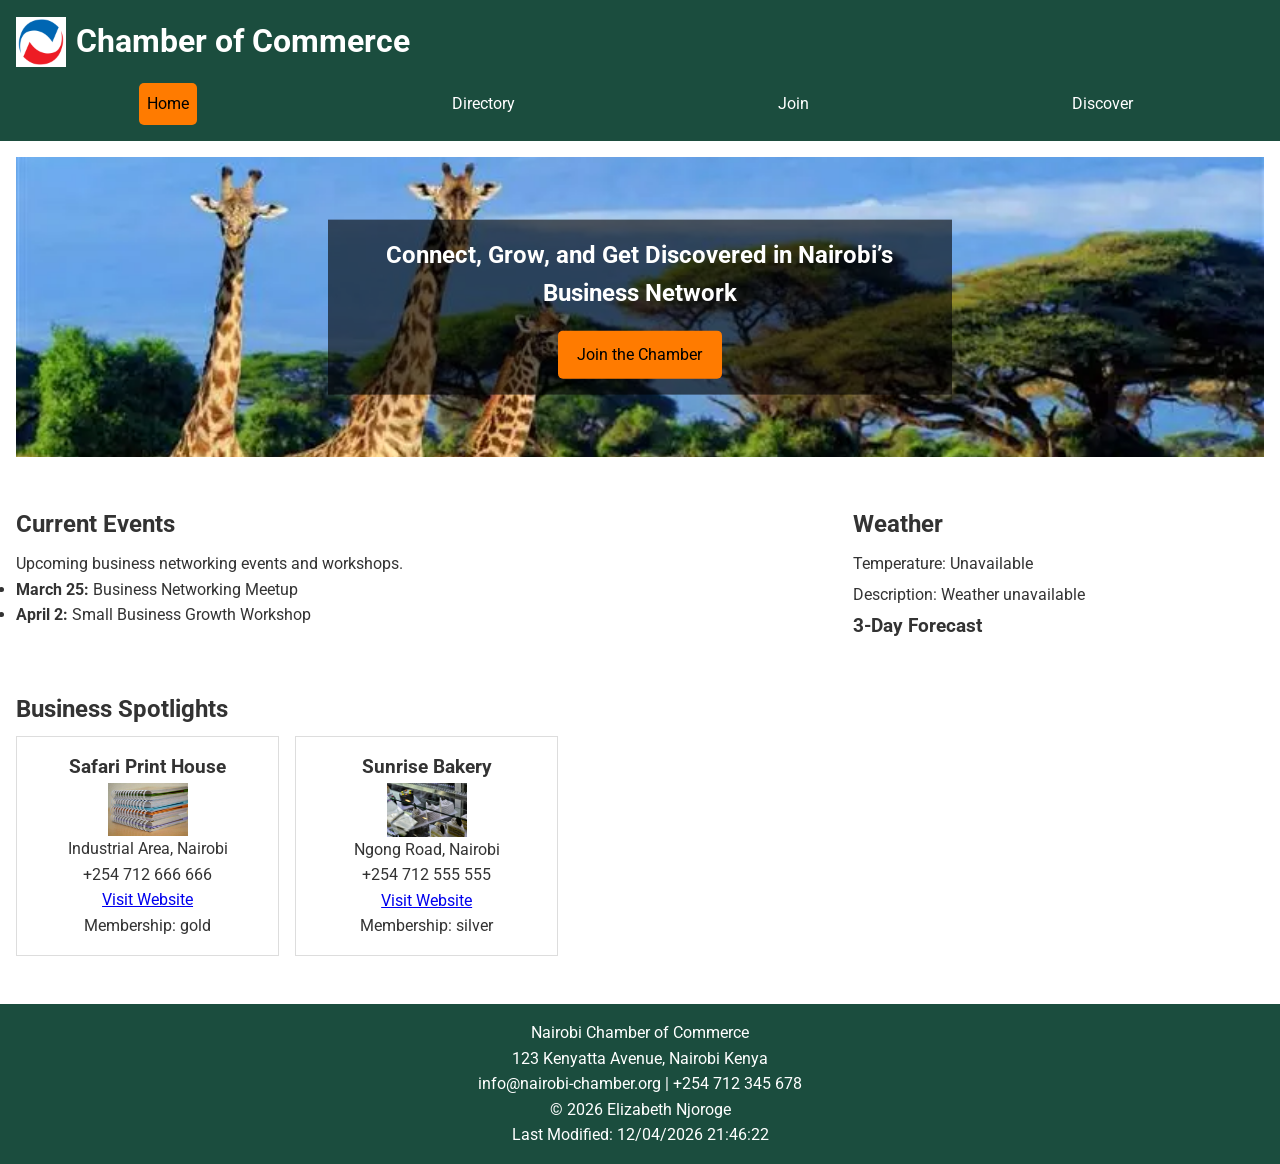
<file: chamber/index.html>
<!DOCTYPE html>
<html lang="en">
<head>
    <meta charset="UTF-8">
    <meta name="viewport" content="width=device-width, initial-scale=1.0">
    <title>Chamber of Commerce | Home</title>
    <meta name="description" content="Welcome to the Chamber of Commerce. Discover local businesses, events, and opportunities.">
    <meta name="author" content="Elizabeth Njoroge">

    <link rel="icon" href="images/favicon.ico">

    <!-- Facebook Open Graph -->
    <meta property="og:title" content="Nairobi Chamber Directory">
    <meta property="og:description" content="Explore businesses in the Nairobi Chamber of Commerce">
    <meta property="og:image" content="https://lizzezzie.github.io/wdd231/chamber/images/chamber-metrotech.webp">
    <meta property="og:url" content="https://lizzezzie.github.io/wdd231/chamber/directory.html">

    <link rel="preconnect" href="https://fonts.googleapis.com">
    <link rel="preconnect" href="https://fonts.gstatic.com" crossorigin>
    <link href="https://fonts.googleapis.com/css2?family=Roboto:wght@400;700&display=swap" rel="stylesheet">
    
    
    <!-- CSS -->
    <link rel="stylesheet" href="styles/base.css">
    <link rel="stylesheet" href="styles/base-larger.css">

    <!--JS-->
    <script src="scripts/main.js" defer></script>
</head>


</head>

<body>

    <!-- HEADER -->
    <header>
        <div class="logo">
            <img src="images/logo.png" alt="Chamber Logo">
            <h1>Chamber of Commerce</h1>
        </div>

        <nav>
            <button id="menu-btn" aria-label="Open navigation menu">☰</button>
            <ul class="navigation">
                <li><a href="index.html" class="active">Home</a></li>
                <li><a href="directory.html">Directory</a></li>
                <li><a href="join.html">Join</a></li>
                <li><a href="Discover.html">Discover</a></li>
            </ul>
        </nav>
    </header>

    <!-- MAIN -->
    <main>

        <!-- HERO -->
        <section class="hero">
            <img src="images/hero.webp" alt="City or business environment">
            <div class="hero-text">
                <h2>Connect, Grow, and Get Discovered in Nairobi’s Business Network</h2>
                <a href="#" class="cta-btn">Join the Chamber</a>
            </div>
        </section>

        <!-- EVENTS -->
        <section class="events">
            <h2>Current Events</h2>
            <p>Upcoming business networking events and workshops.</p>
                <ul>
                    <li><strong>March 25:</strong> Business Networking Meetup</li>
                    <li><strong>April 2:</strong> Small Business Growth Workshop</li>
                </ul>
        </section>

        <!-- WEATHER -->
        <section class="weather">
            <h2>Weather</h2>
            <p>Temperature: <span id="temp"></span></p>
            <p>Description: <span id="description"></span></p>

            <div class="forecast">
                <h3>3-Day Forecast</h3>
                <ul id="forecast-list"></ul>
            </div>
        </section>

        <!-- SPOTLIGHTS -->
        <section class="spotlights">
            <h2>Business Spotlights</h2>
            <div class="spotlight-container" id="spotlight-container">
                <!-- JS will inject cards here -->
            </div>
        </section>

    </main>

    <!-- FOOTER -->
    <footer>
       <p>Nairobi Chamber of Commerce</p>
        <p>123 Kenyatta Avenue, Nairobi Kenya</p>
        <p>info@nairobi-chamber.org | +254 712 345 678</p>

        <p>
        © <span id="year"></span> Elizabeth Njoroge
        </p>

        <p id="lastModified"></p>

    </footer>
   
</body>
</html>
</file>
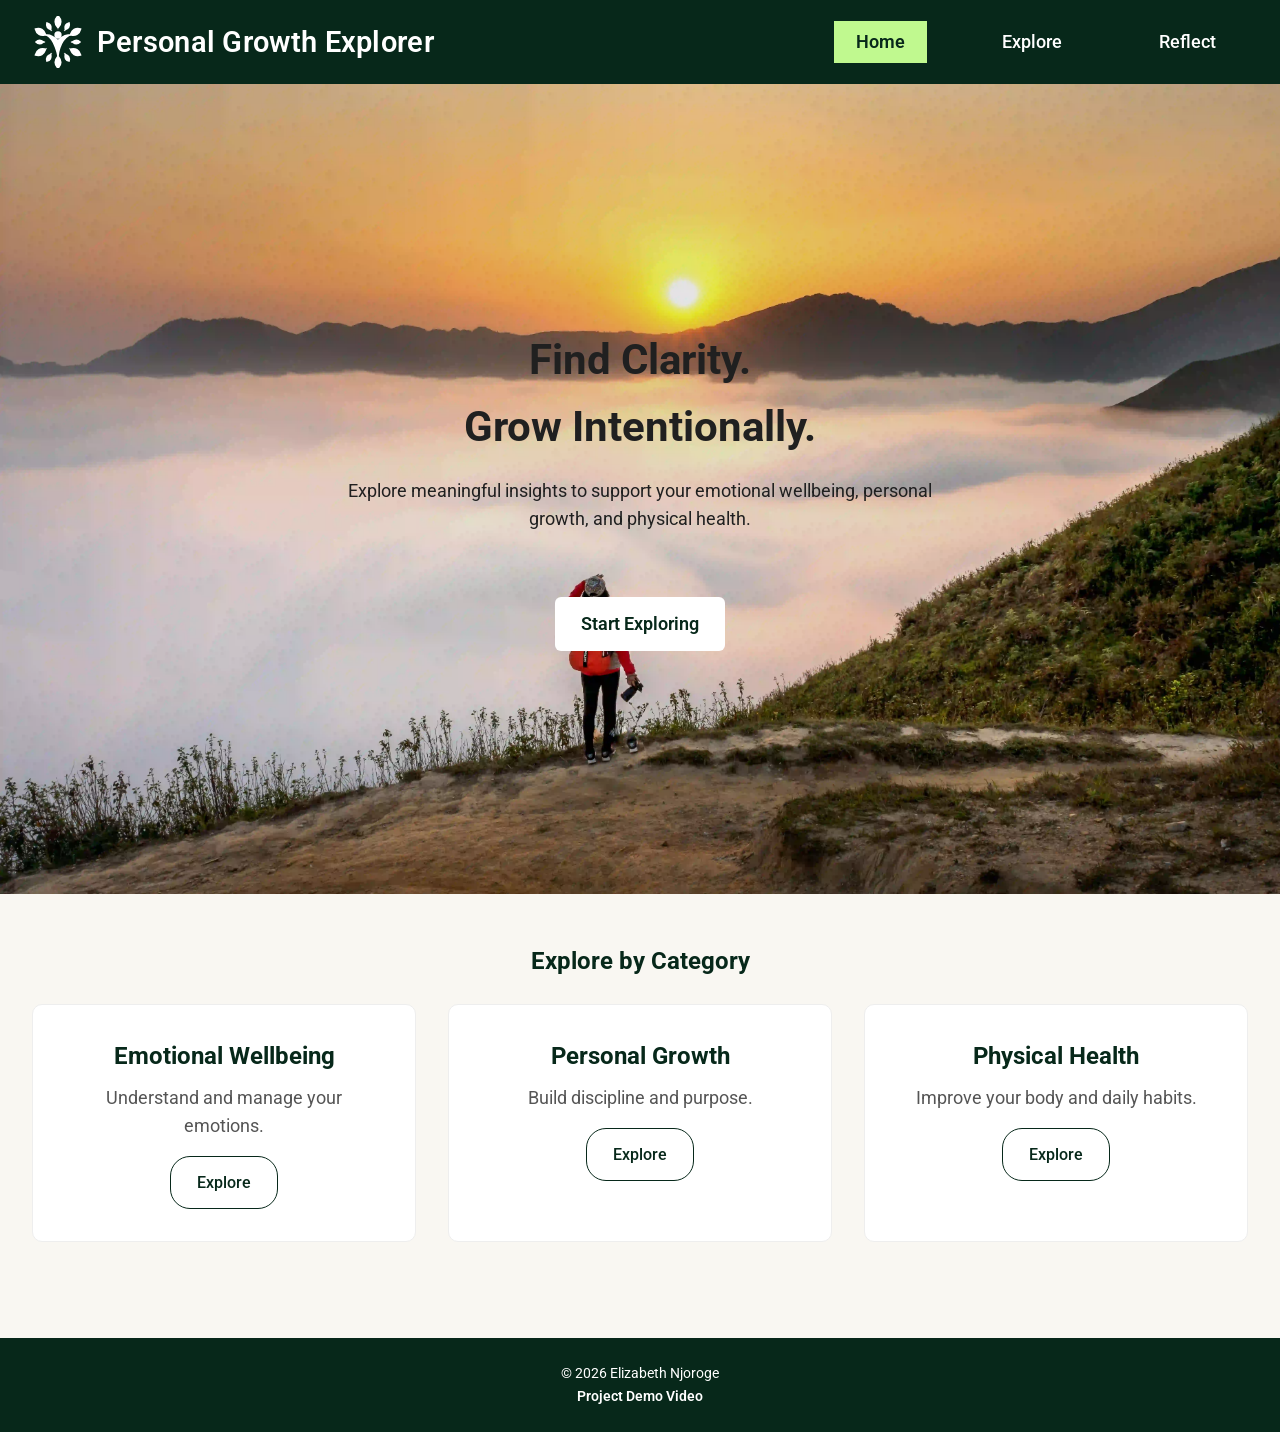
<file: finalproject/index.html>
<!DOCTYPE html>
<html lang="en">
<head>
    <meta charset="UTF-8">
    <meta name="viewport" content="width=device-width, initial-scale=1.0">

    <title>Personal Growth Explorer | Home</title>

    <meta name="description" content="Explore insights for emotional wellbeing, personal growth, and physical health.">
    <meta name="author" content="Elizabeth Njoroge">

    <!-- Open Graph -->
    <meta property="og:title" content="Personal Growth Explorer">
    <meta property="og:description" content="Find guidance for growth, clarity, and wellbeing in your life.">
    <meta property="og:url" content="https://lizzezzie.github.io/finalproject/index.html">
    <meta property="og:image" content="https://lizzezzie.github.io/wdd231/finalproject/images/hero.webp">
    <meta property="og:type" content="website">


    <!-- Favicon -->
    <link rel="icon" href="images/favicon.ico">

    <link rel="preconnect" href="https://fonts.googleapis.com">
    <link rel="preconnect" href="https://fonts.gstatic.com" crossorigin>

    <link href="https://fonts.googleapis.com/css2?family=Roboto:wght@300;400;500;700&display=swap" rel="stylesheet">



    <!-- CSS -->
    <link rel="stylesheet" href="styles/main.css">
    <link rel="stylesheet" href="styles/main-medium.css">
    <link rel="stylesheet" href="styles/main-larger.css">

    <!-- JS -->
    <script src="scripts/navigation.js" defer></script>
</head>

<body>

<header>

    <a href="index.html" class="brand" aria-label="Home">
        <img src="images/logo.svg" alt="Personal Growth Explorer Logo" class="logo">
        <span class="brand-name">Personal Growth Explorer</span>
    </a>

    <nav>
        <button id="menu-btn" aria-label="Open navigation menu">☰</button>
        <ul class="navigation">
            <li><a href="index.html" class="active">Home</a></li>
            <li><a href="explore.html">Explore</a></li>
            <li><a href="reflect.html">Reflect</a></li>
        </ul>
    </nav>
</header>

 <!-- HERO -->
        <section class="hero">
            <img src="images/hero.webp" alt="Person standing on a mountain, looking at the sunrise, symbolizing growth and exploration.">
            <div class="hero-content">
                <h2>Find Clarity.<br> Grow Intentionally.</h2>
                <p>Explore meaningful insights to support your emotional wellbeing, personal growth, and physical health.</p>
                <a href="explore.html" class="cta">Start Exploring</a>
            </div>
        </section>

<main>

   

    <!-- CATEGORIES -->
    <section class="categories">
        <h2>Explore by Category</h2>

        <div class="category-grid">

            <div class="category-card">
                <h3>Emotional Wellbeing</h3>
                <p>Understand and manage your emotions.</p>
                <a href="explore.html?category=emotional">Explore</a>
            </div>

            <div class="category-card">
                <h3>Personal Growth</h3>
                <p>Build discipline and purpose.</p>
                <a href="explore.html?category=growth">Explore</a>
            </div>

            <div class="category-card">
                <h3>Physical Health</h3>
                <p>Improve your body and daily habits.</p>
                <a href="explore.html?category=health">Explore</a>
            </div>
        </div>
    </section>

</main>

    <footer>
        <p>&copy; 2026 Elizabeth Njoroge</p>
        <p>
            <a href="https://www.loom.com/share/3577f4dc0bac4abaa053f4ee24741bf9" target="_blank">
                Project Demo Video
            </a>
        </p>
    </footer>
 
</body>
</html>
</file>
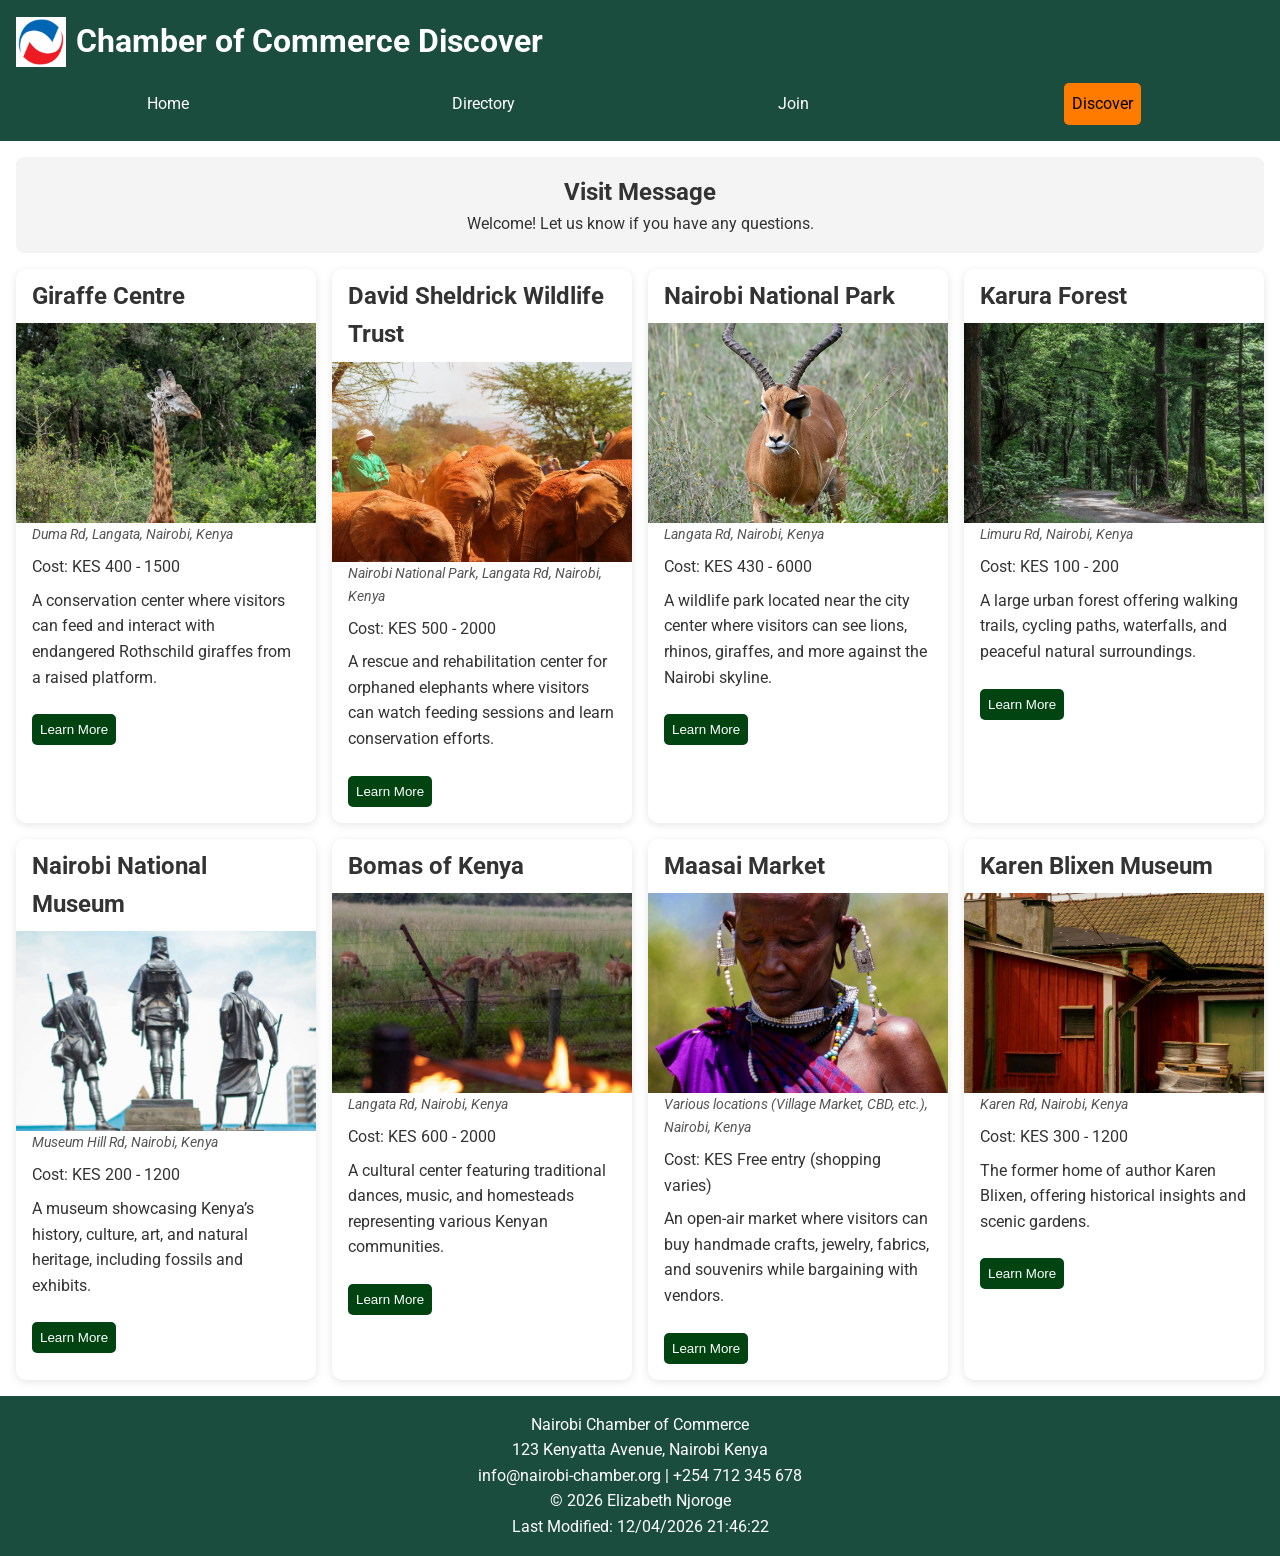
<file: chamber/discover.html>
<!DOCTYPE html>
<html lang="en">
<head>
    <meta charset="UTF-8">
    <meta name="viewport" content="width=device-width, initial-scale=1.0">
    <meta name="description" content="Discover what our community has to offer - attractions, places, and local highlights.">
    <meta name="author" content="Elizabeth Njoroge">

    <title>Discover | Chamber of Commerce</title>

    <link rel="icon" href="images/favicon.ico">

    <!-- Facebook Open Graph -->
    <meta property="og:title" content="Nairobi Chamber Discover">
    <meta property="og:description" content="Explore businesses in the Nairobi Chamber of Commerce">
    <meta property="og:image" content="https://lizzezzie.github.io/wdd231/chamber/images/chamber-metrotech.webp">
    <meta property="og:url" content="https://lizzezzie.github.io/wdd231/chamber/discover.html">


    <link rel="preconnect" href="https://fonts.googleapis.com">
    <link rel="preconnect" href="https://fonts.gstatic.com" crossorigin>
    <link href="https://fonts.googleapis.com/css2?family=Roboto:ital,wght@0,100..900;1,100..900&display=swap" rel="stylesheet">


    <!-- CSS -->
    <link rel="stylesheet" href="styles/discover.css">
    <link rel="stylesheet" href="styles/discover-medium.css">
    <link rel="stylesheet" href="styles/discover-large.css">

    <!-- JavaScript (Module for JSON import later) -->
    <script src="scripts/discover.js" type="module"></script>
    <script src="scripts/navigation.js" defer></script>
    <script src="scripts/dates.js" defer></script>
</head>

<body>

    <!-- Header & Navigation  -->
    <header>
        <div class="logo">
            <img src="images/logo.png" alt="Chamber Logo">
            <h1>Chamber of Commerce Discover</h1>
        </div>

        <nav>
            <button id="menu-btn" aria-label="Open navigation menu">☰</button>
            <ul class="navigation">
                <li><a href="index.html">Home</a></li>
                <li><a href="directory.html">Directory</a></li>
                <li><a href="join.html">Join</a></li>
                <li><a href="discover.html" class="active">Discover</a></li>
            </ul>
        </nav>
    </header>

    <!-- MAIN CONTENT -->
    <main class="discover-container">

        <section id="visit-message">
            <h2>Visit Message</h2>
            <p id="message-text">Welcome to our Discover page!</p>
        </section>

        <!-- Discover Cards Container -->
        <div class="discover-grid" id="discover-cards"></div>

    </main>

    <!-- FOOTER -->
    <footer>
         <p>Nairobi Chamber of Commerce</p>
        <p>123 Kenyatta Avenue, Nairobi Kenya</p>
        <p>info@nairobi-chamber.org | +254 712 345 678</p>

        <p>
        © <span id="year"></span> Elizabeth Njoroge
        </p>

        <p id="lastModified"></p>
    </footer>

</body>
</html>
</file>
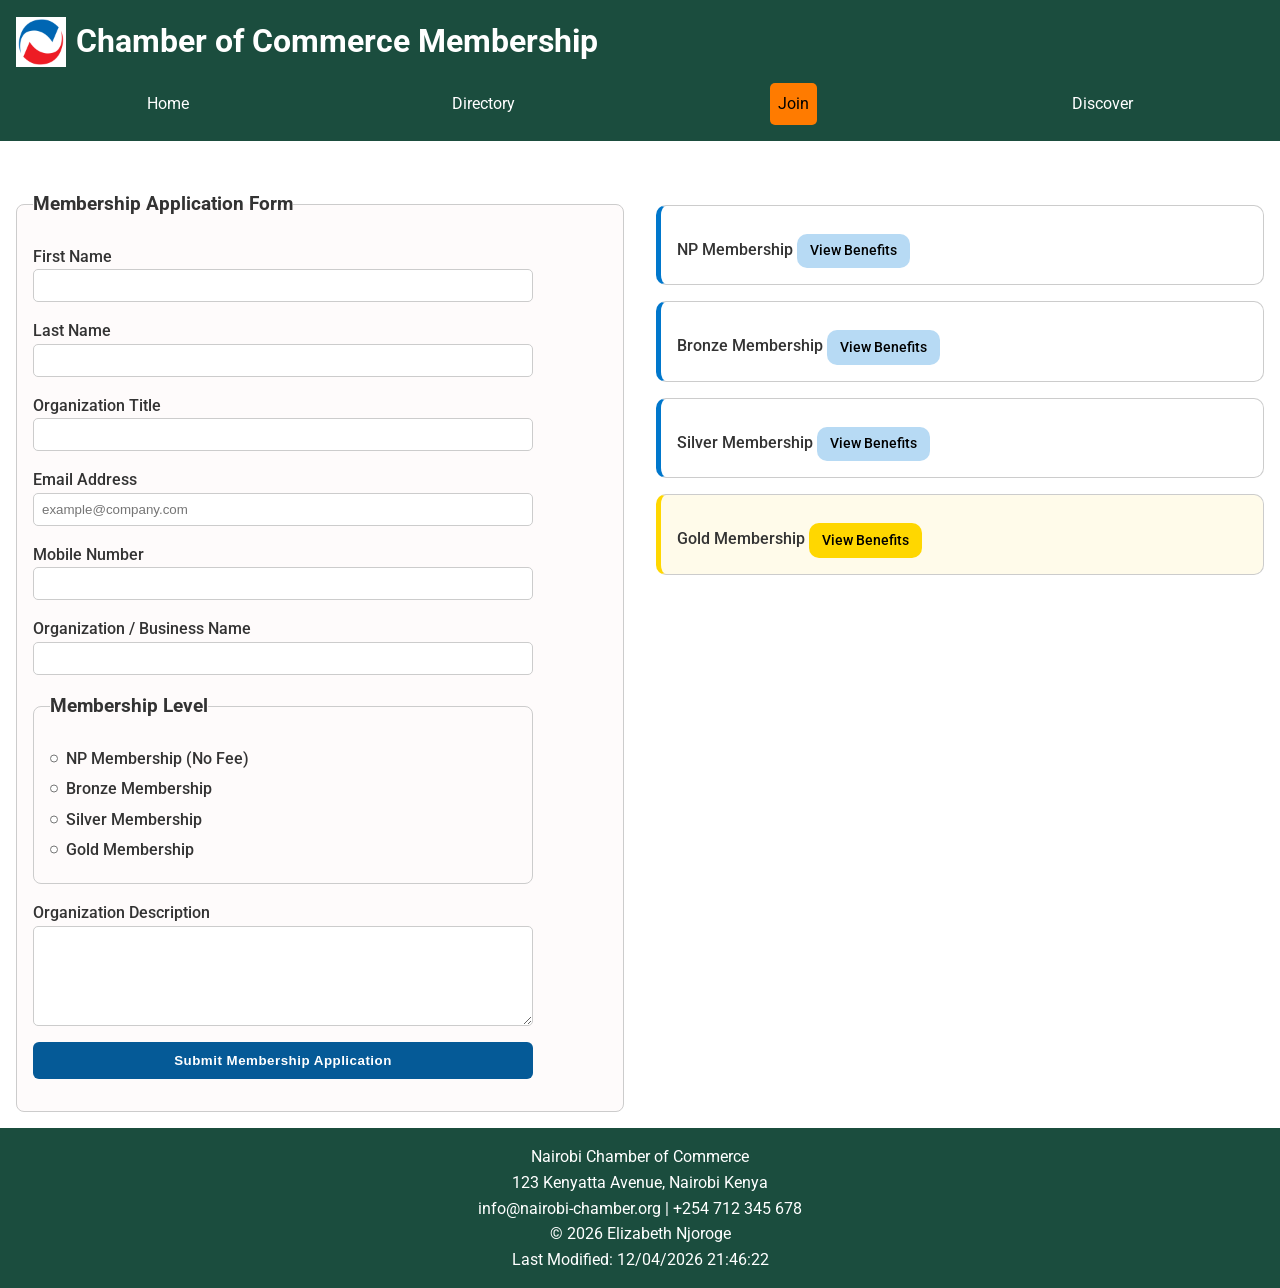
<file: chamber/join.html>
<!DOCTYPE html>
<html lang="en-US">
<head>
    <meta charset="UTF-8">
    <meta name="viewport" content="width=device-width, initial-scale=1.0">
    <title>Chamber Membership Join</title>
    <meta name="description" content="Apply to join the Chamber of Commerce as a member.">
    <meta name="author" content="Elizabeth Njoroge">

    <link rel="icon" href="images/favicon.ico">

    <!-- Facebook Open Graph -->
    <meta property="og:title" content="Nairobi Chamber Directory">
    <meta property="og:description" content="Explore businesses in the Nairobi Chamber of Commerce">
    <meta property="og:image" content="https://lizzezzie.github.io/wdd231/chamber/images/chamber-metrotech.webp">
    <meta property="og:url" content="https://lizzezzie.github.io/wdd231/chamber/directory.html">


    <link rel="preconnect" href="https://fonts.googleapis.com">
    <link rel="preconnect" href="https://fonts.gstatic.com" crossorigin>
    <link href="https://fonts.googleapis.com/css2?family=Roboto:ital,wght@0,100..900;1,100..900&display=swap" rel="stylesheet">

    <link rel="stylesheet" href="styles/join.css">
    <link rel="stylesheet" href="styles/join-larger.css">

    <!-- Scripts for form timestamp and modal behavior -->
    <script src="scripts/navigation.js" defer></script>
    <script src="scripts/dates.js" defer></script>
    <script src="scripts/join.js" defer></script>
</head>
<body>
    <!-- Header & Navigation  -->
    <header>
        <div class="logo">
            <img src="images/logo.png" alt="Chamber Logo">
            <h1>Chamber of Commerce Membership</h1>
        </div>

        <nav>
            <button id="menu-btn" aria-label="Open navigation menu">☰</button>
            <ul class="navigation">
                <li><a href="index.html">Home</a></li>
                <li><a href="directory.html">Directory</a></li>
                <li><a href="join.html" class="active">Join</a></li>
                <li><a href="discover.html">Discover</a></li>
            </ul>
        </nav>
    </header>

    <main class="join-page-container">
        <!-- Membership Form -->
        <form id="membership-form" action="thankyou.html" method="get">
            <fieldset>
                <legend>Membership Application Form</legend>

                <label for="first-name">
                    First Name
                    <input type="text" id="first-name" name="first-name" required title="Enter your first name" autocomplete="given-name">
                </label>

                <label for="last-name">
                    Last Name
                    <input type="text" id="last-name" name="last-name" required title="Enter your last name" autocomplete="family-name">
                </label>

                <label for="org-title">
                    Organization Title
                    <input type="text" id="org-title" name="org-title" title="Enter your organizational title (letters, hyphens, spaces only, min 7 chars)" 
                           pattern="[A-Za-z\s\-]{7,}" autocomplete="organization-title">
                </label>

                <label for="email">
                    Email Address
                    <input type="email" id="email" name="email" required title="Enter your email address" 
                           autocomplete="email" placeholder="example@company.com">
                </label>

                <label for="phone">
                    Mobile Number
                    <input type="tel" id="phone" name="phone" required title="Enter your mobile number" autocomplete="tel">
                </label>

                <label for="org-name">
                    Organization / Business Name
                    <input type="text" id="org-name" name="org-name" required title="Enter your organization's name" autocomplete="organization">
                </label>

                <!-- Membership Level Selection -->
                <fieldset class="membership">
                    <legend>Membership Level</legend>
                    <label>
                        <input type="radio" name="membership-level" value="np" required>
                        NP Membership (No Fee)
                    </label>
                    <label>
                        <input type="radio" name="membership-level" value="bronze">
                        Bronze Membership
                    </label>
                    <label>
                        <input type="radio" name="membership-level" value="silver">
                        Silver Membership
                    </label>
                    <label>
                        <input type="radio" name="membership-level" value="gold">
                        Gold Membership
                    </label>
                </fieldset>

                <label for="description">
                    Organization Description
                    <textarea id="description" name="description" title="Describe your business or organization"></textarea>
                </label>

                <!-- Hidden Timestamp -->
                <input type="hidden" id="timestamp" name="timestamp">

                <input type="submit" value="Submit Membership Application">
            </fieldset>
        </form>

        <!-- Membership Cards -->
        <section class="membership-cards">
            <div class="card" data-modal="np-modal">NP Membership <a href="#">View Benefits</a></div>
            <div class="card" data-modal="bronze-modal">Bronze Membership <a href="#">View Benefits</a></div>
            <div class="card" data-modal="silver-modal">Silver Membership <a href="#">View Benefits</a></div>
            <div class="card" data-modal="gold-modal">Gold Membership <a href="#">View Benefits</a></div>
        </section>

        <!-- Modals -->
        <dialog id="np-modal">
            <h2>NP Membership Benefits</h2>
            <p>No fee. Access to events and newsletter.</p>
            <button class="close-modal">Close</button>
        </dialog>

        <dialog id="bronze-modal">
            <h2>Bronze Membership Benefits</h2>
            <p>Includes advertising, event discounts, and newsletter.</p>
            <button class="close-modal">Close</button>
        </dialog>

        <dialog id="silver-modal">
            <h2>Silver Membership Benefits</h2>
            <p>All Bronze benefits plus priority training and spotlight on home page.</p>
            <button class="close-modal">Close</button>
        </dialog>

        <dialog id="gold-modal">
            <h2>Gold Membership Benefits</h2>
            <p>All Silver benefits plus exclusive events, premium advertising, and VIP discounts.</p>
            <button class="close-modal">Close</button>
        </dialog>
    </main>

    <!-- Footer -->
    <footer>
        <p>Nairobi Chamber of Commerce</p>
        <p>123 Kenyatta Avenue, Nairobi Kenya</p>
        <p>info@nairobi-chamber.org | +254 712 345 678</p>

        <p>
        © <span id="year"></span> Elizabeth Njoroge
        </p>

        <p id="lastModified"></p>

    </footer>
</body>
</html>
</file>
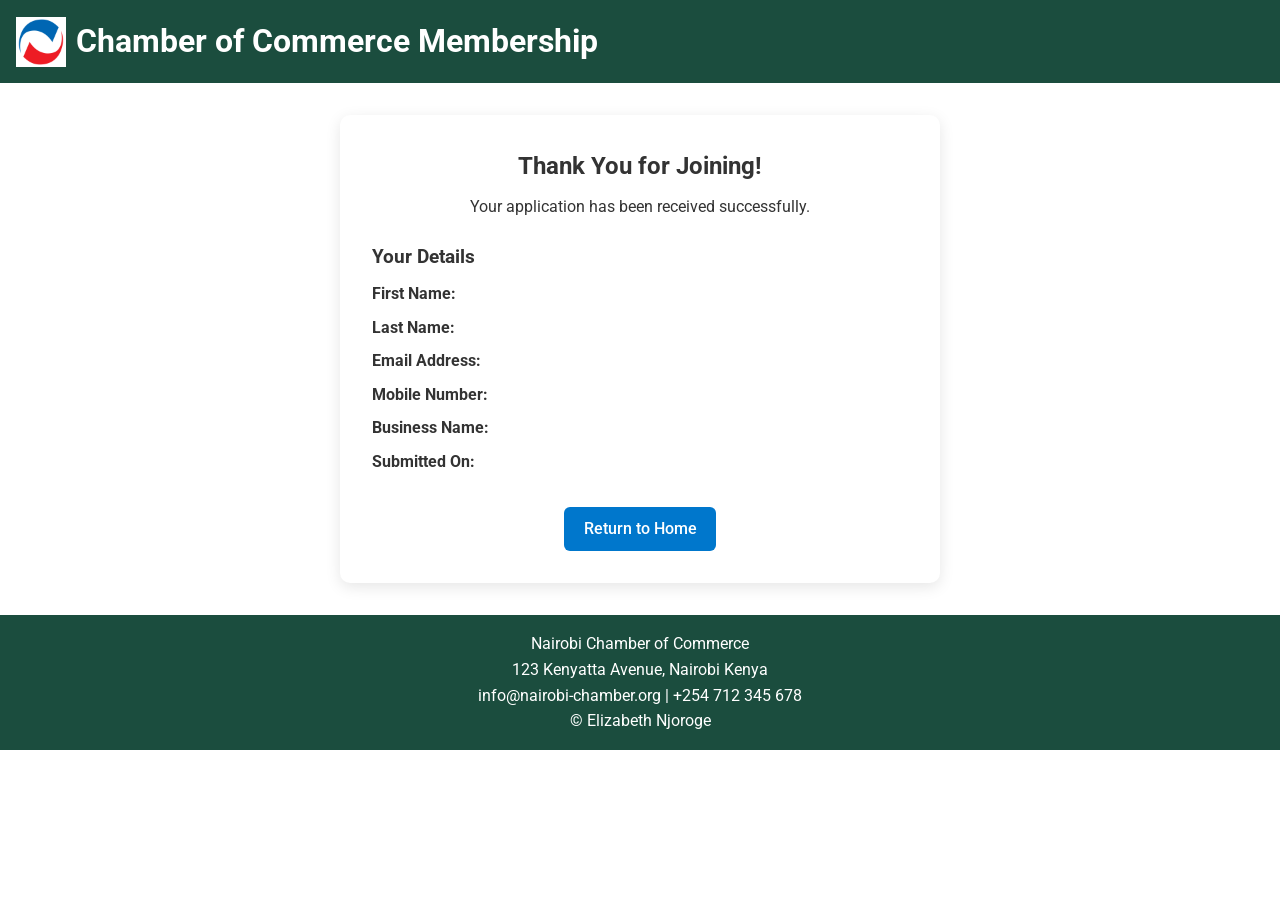
<file: chamber/thankyou.html>
<!DOCTYPE html>
<html lang="en">
<head>
    <meta charset="UTF-8">
    <meta name="viewport" content="width=device-width, initial-scale=1.0">
    <title>Thank You | Chamber of Commerce</title>
    <meta name="description" content="Thank you for joining Nairobi Chamber of commerce">
    <meta name="author" content="Elizabeth Njoroge">

    <link rel="icon" href="images/favicon.ico">

    <!-- Facebook Open Graph -->
    <meta property="og:title" content="Nairobi Chamber Directory">
    <meta property="og:description" content="Explore businesses in the Nairobi Chamber of Commerce">
    <meta property="og:image" content="https://lizzezzie.github.io/wdd231/chamber/images/chamber-metrotech.webp">
    <meta property="og:url" content="https://lizzezzie.github.io/wdd231/chamber/directory.html">


    <link rel="preconnect" href="https://fonts.googleapis.com">
    <link rel="preconnect" href="https://fonts.gstatic.com" crossorigin>
    <link href="https://fonts.googleapis.com/css2?family=Roboto:ital,wght@0,100..900;1,100..900&display=swap" rel="stylesheet">

    <link rel="stylesheet" href="styles/thankyou.css">

    <script src="scripts/thankyou.js" defer></script>

</head>
   
<body>
    <header>
        <div class="logo">
            <img src="images/logo.png" alt="Chamber Logo">
            <h1>Chamber of Commerce Membership</h1>
        </div>
    </header>

    <main class="thankyou-main">
    <section class="thankyou-container">
        <h2>Thank You for Joining!</h2>
        <p>Your application has been received successfully.</p>

        <div class="submitted-info">
            <h3>Your Details</h3>

            <p><strong>First Name:</strong> <span id="fname"></span></p>
            <p><strong>Last Name:</strong> <span id="lname"></span></p>
            <p><strong>Email Address:</strong> <span id="email"></span></p>
            <p><strong>Mobile Number:</strong> <span id="phone"></span></p>
            <p><strong>Business Name:</strong> <span id="business"></span></p>
            <p><strong>Submitted On:</strong> <span id="timestamp"></span></p>
        </div>

        <a href="index.html" class="back-home">Return to Home</a>
    </section>
    </main>

    <footer>
       <p>Nairobi Chamber of Commerce</p>
        <p>123 Kenyatta Avenue, Nairobi Kenya</p>
        <p>info@nairobi-chamber.org | +254 712 345 678</p>

        <p>
        © <span id="year"></span> Elizabeth Njoroge
        </p>

        <p id="lastModified"></p>

    </footer>
    

    
</body>
</html>
</file>
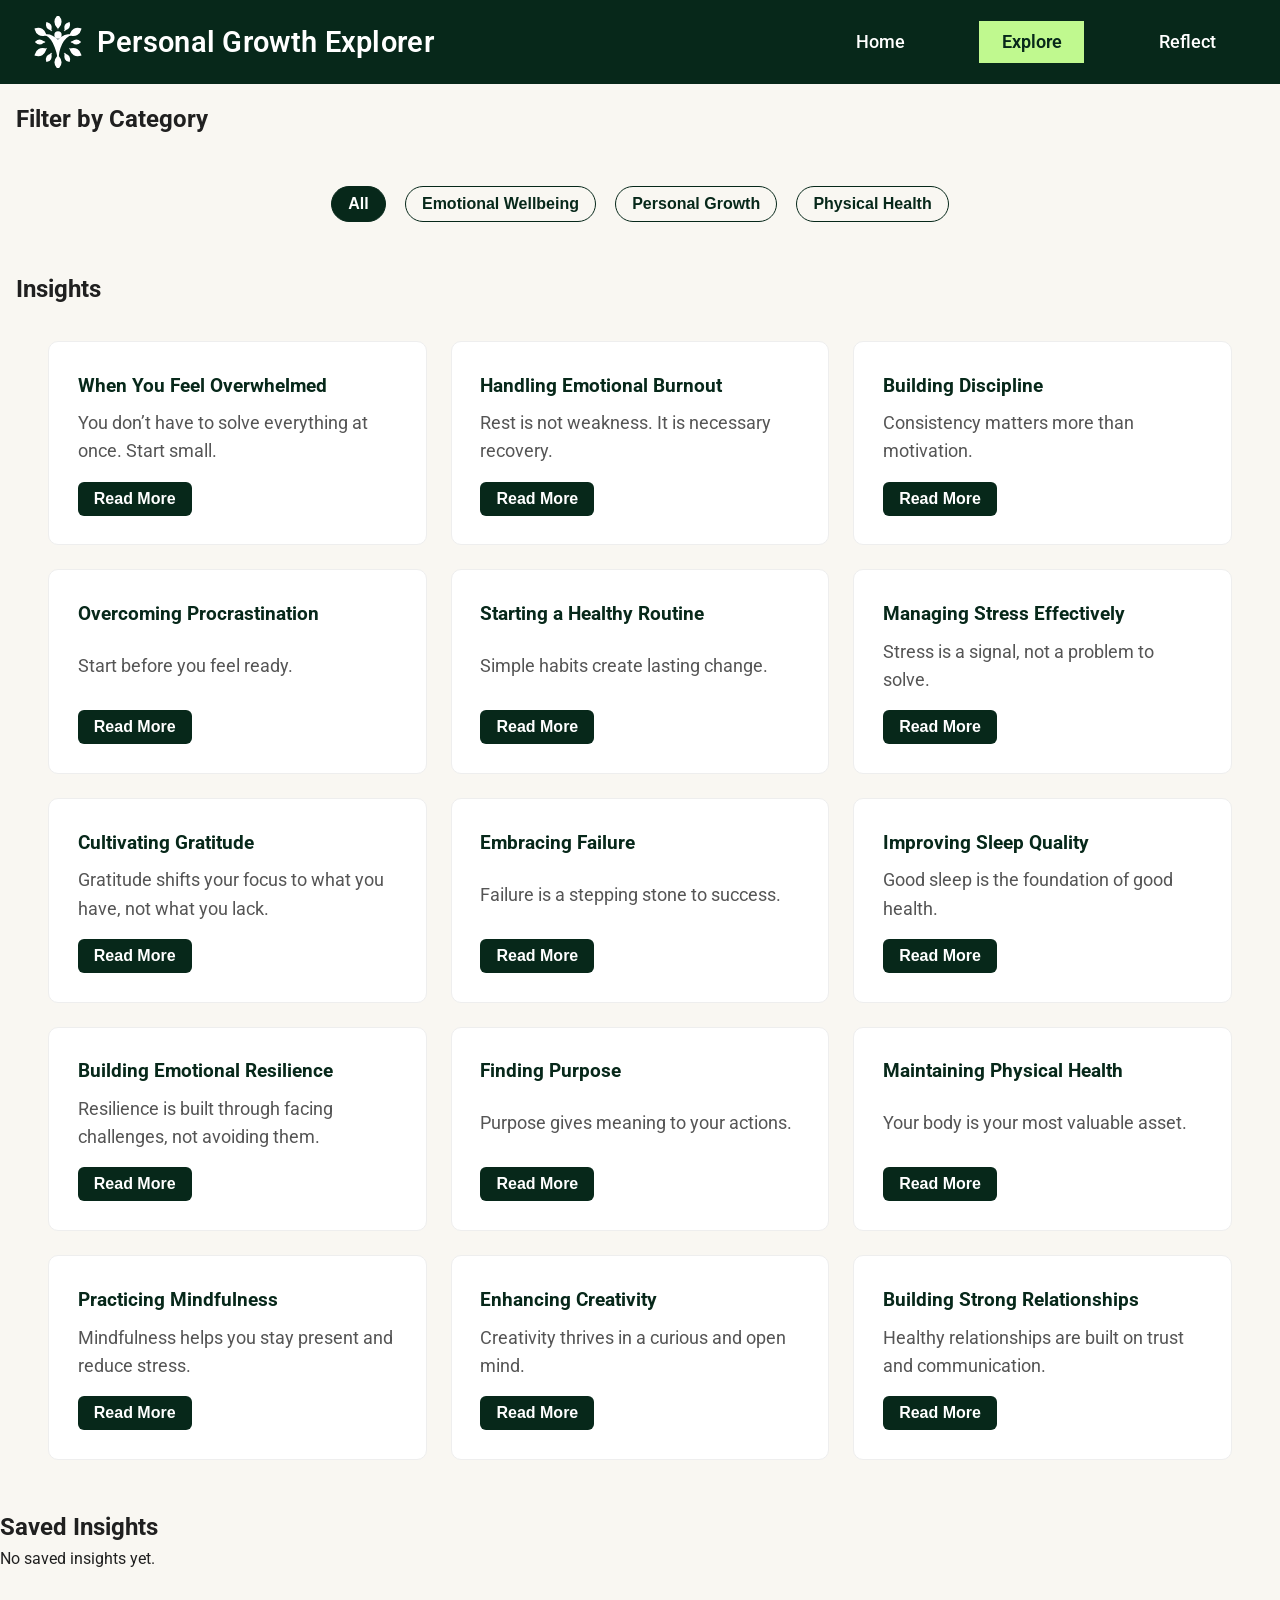
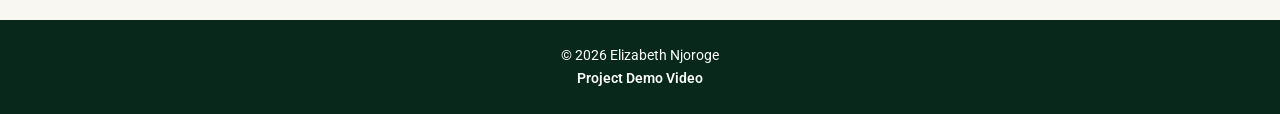
<file: finalproject/explore.html>
<!DOCTYPE html>
<html lang="en">
<head>
    <meta charset="UTF-8">
    <meta name="viewport" content="width=device-width, initial-scale=1.0">

    <title>Explore Insights | Personal Growth Explorer</title>

    <meta name="description" content="Explore insights on emotional wellbeing, personal growth, and physical health.">
    <meta name="author" content="Elizabeth Njoroge">

    <!-- Open Graph -->
    <meta property="og:title" content="Explore Insights">
    <meta property="og:description" content="Browse and discover meaningful guidance for growth.">
    <meta property="og:url" content="https://lizzezzie.github.io/finalproject/explore.html">
    <meta property="og:image" content="https://lizzezzie.github.io/wdd231/finalproject/images/hero.webp">
    <meta property="og:type" content="website">

    <link rel="icon" href="images/favicon.ico">

    <link rel="preconnect" href="https://fonts.googleapis.com">
    <link rel="preconnect" href="https://fonts.gstatic.com" crossorigin>

    <link href="https://fonts.googleapis.com/css2?family=Roboto:wght@300;400;500;700&display=swap" rel="stylesheet">



    <link rel="stylesheet" href="styles/main.css">
    <link rel="stylesheet" href="styles/main-medium.css">
    <link rel="stylesheet" href="styles/main-larger.css">

    <!-- JS -->
    <script type="module" src="scripts/explore.js"></script>
    <script src="scripts/navigation.js" defer></script>
</head>

<body>

<header>

    <a href="index.html" class="brand" aria-label="Home">
        <img src="images/logo.svg" alt="Personal Growth Explorer Logo" class="logo">
        <span class="brand-name">Personal Growth Explorer</span>
    </a>

    <nav>
        <button id="menu-btn" aria-label="Open navigation menu">☰</button>
        <ul class="navigation">
            <li><a href="index.html">Home</a></li>
            <li><a href="explore.html" class="active">Explore</a></li>
            <li><a href="reflect.html">Reflect</a></li>
        </ul>
    </nav>
</header>

<main>
    <h1 class="visually-hidden">Explore Insights</h1>

    <!-- FILTER CONTROLS -->
    <section class="filters">
        <h2>Filter by Category</h2>

        <div class="filter-buttons">
            <button data-category="all" class="active">All</button>
            <button data-category="emotional">Emotional Wellbeing</button>
            <button data-category="growth">Personal Growth</button>
            <button data-category="health">Physical Health</button>
        </div>
    </section>

    <!-- CONTENT GRID -->
    <section class="content">
        <h2>Insights</h2>

        <div id="card-container">
            <!-- JS will inject 15+ items here -->
        </div>
    </section>

</main>

    <!-- MODAL (hidden by default) -->
    <div id="modal" class="modal" aria-hidden="true">
        <div class="modal-content">

            <button id="close-modal" aria-label="Close dialog">✖</button>

            <h2 id="modal-title"></h2>

            <p id="modal-insight"></p>

            <div id="modal-details">
                <!-- dynamic sections -->
            </div>

            <button id="save-btn">Save Insight</button>

        </div>
    </div>

    <section class="saved">
        <h2>Saved Insights</h2>

        <div id="saved-container">
            <p>No saved insights yet.</p>
        </div>
    </section>

    <footer>
            <p>&copy; 2026 Elizabeth Njoroge</p>
            <p>
                <a href="https://www.loom.com/share/3577f4dc0bac4abaa053f4ee24741bf9" target="_blank">
                    Project Demo Video
                </a>
            </p>
    </footer>


</body>
</html>
</file>
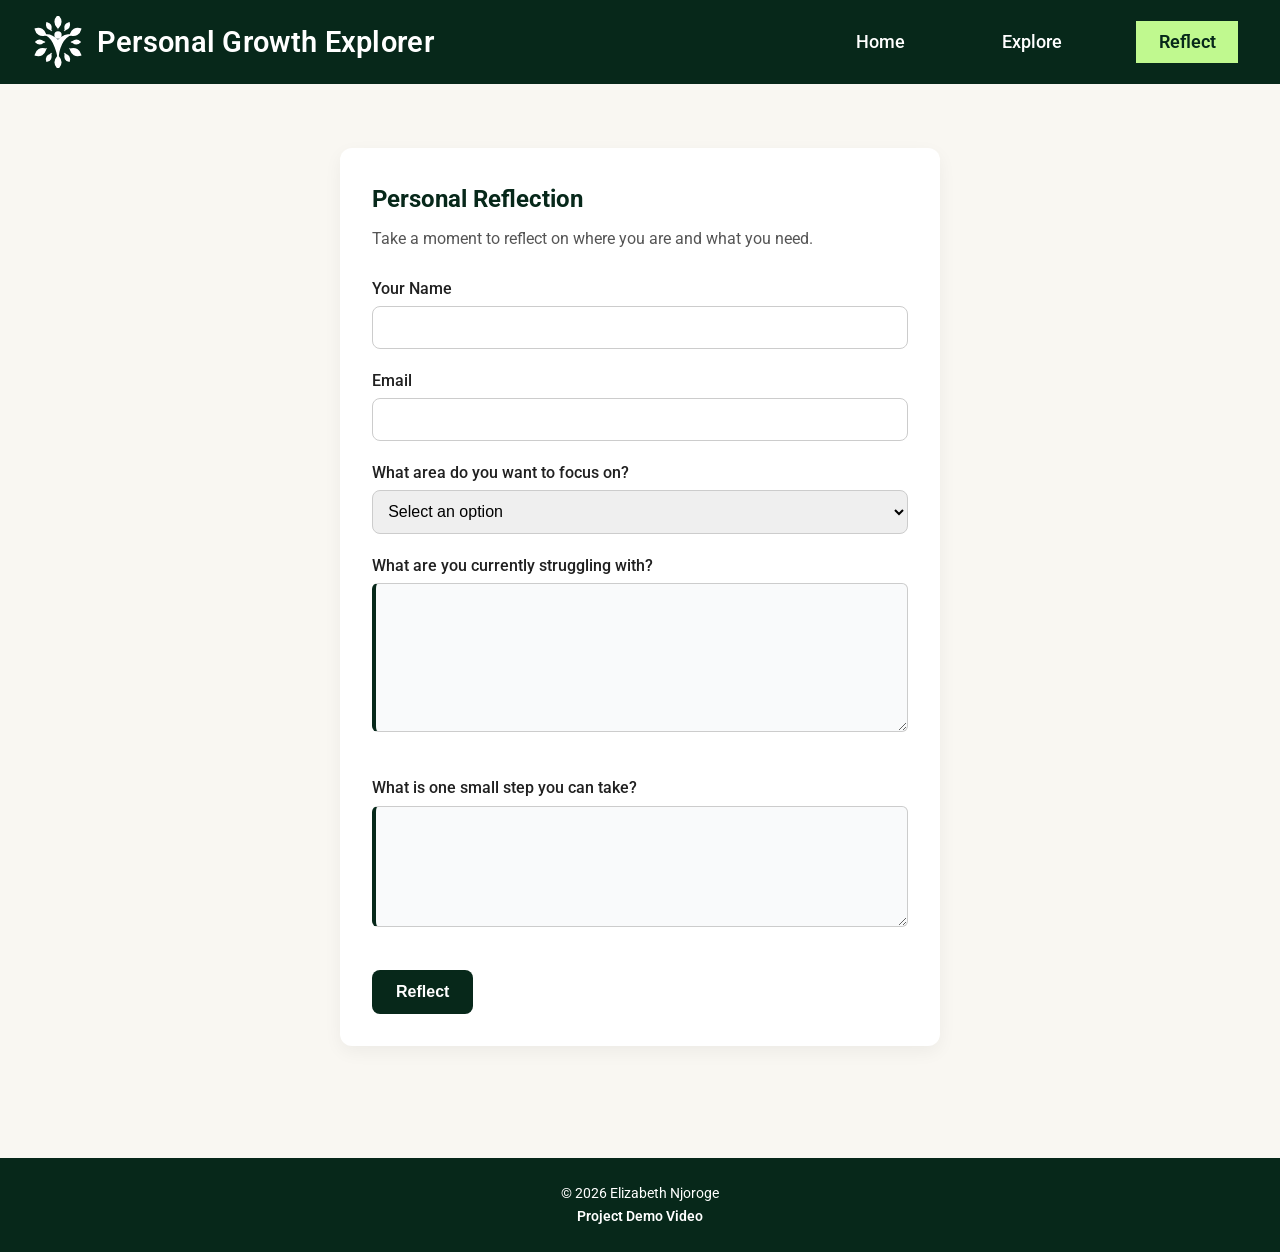
<file: finalproject/reflect.html>
<!DOCTYPE html>
<html lang="en">
<head>
    <meta charset="UTF-8">
    <meta name="viewport" content="width=device-width, initial-scale=1.0">
    <title>Personal Growth Explorer | Reflect</title>

    <meta name="description" content="Reflect on your emotional wellbeing, growth, and health.">
    <meta name="author" content="Elizabeth Njoroge">

    <!-- Open Graph -->
    <meta property="og:title" content="Personal Growth Explorer">
    <meta property="og:description" content="Reflect on your emotional wellbeing, growth, and health.">
    <meta property="og:url" content="https://lizzezzie.github.io/finalproject/reflect.html">
    <meta property="og:image" content="https://lizzezzie.github.io/wdd231/finalproject/images/hero.webp">
    <meta property="og:type" content="website">

    <link rel="icon" href="images/favicon.ico">

    <link rel="preconnect" href="https://fonts.googleapis.com">
    <link rel="preconnect" href="https://fonts.gstatic.com" crossorigin>

    <link href="https://fonts.googleapis.com/css2?family=Roboto:wght@300;400;500;700&display=swap" rel="stylesheet">



    <link rel="stylesheet" href="styles/main.css">
    <link rel="stylesheet" href="styles/main-medium.css">
    <link rel="stylesheet" href="styles/main-larger.css">

    <!-- JS -->
    <script src="scripts/navigation.js" defer></script>
</head>

<body>

<header>
    <a href="index.html" class="brand" aria-label="Home">
        <img src="images/logo.svg" alt="Personal Growth Explorer Logo" class="logo">
        <span class="brand-name">Personal Growth Explorer</span>
    </a>



    <nav>
        <button id="menu-btn" aria-label="Open navigation menu">☰</button>
        <ul class="navigation">
            <li><a href="index.html">Home</a></li>
            <li><a href="explore.html">Explore</a></li>
            <li><a href="reflect.html" class="active">Reflect</a></li>
        </ul>
    </nav>
</header>

<main>

    <section class="form-section">
        <h2>Personal Reflection</h2>
        <p>Take a moment to reflect on where you are and what you need.</p>

        <form action="thankyou.html" method="get">

            <!-- Name -->
            <label for="name">
                Your Name
                <input type="text" id="name" name="name" required>
            </label>

            <!-- Email -->
            <label for="email">
                Email
                <input type="email" id="email" name="email" required>
            </label>

            <!-- Category -->
            <label for="focus">
                What area do you want to focus on?
                <select id="focus" name="focus" required>
                    <option value="">Select an option</option>
                    <option value="emotional">Emotional Wellbeing</option>
                    <option value="growth">Personal Growth</option>
                    <option value="health">Physical Health</option>
                </select>
            </label>

            <!-- Reflection -->
            <label for="reflection">
                What are you currently struggling with?
                <textarea id="reflection" name="reflection" rows="4" required></textarea>
            </label>

            <!-- Goal -->
            <label for="goal">
                What is one small step you can take?
                <textarea id="goal" name="goal" rows="3" required></textarea>
            </label>

            <!-- Submit -->
            <button type="submit">Reflect</button>

        </form>
    </section>

</main>

    <footer>
        <p>&copy; 2026 Elizabeth Njoroge</p>
        <p>
            <a href="https://www.loom.com/share/3577f4dc0bac4abaa053f4ee24741bf9" target="_blank">
                Project Demo Video
            </a>
        </p>
    </footer>

</body>
</html>
</file>
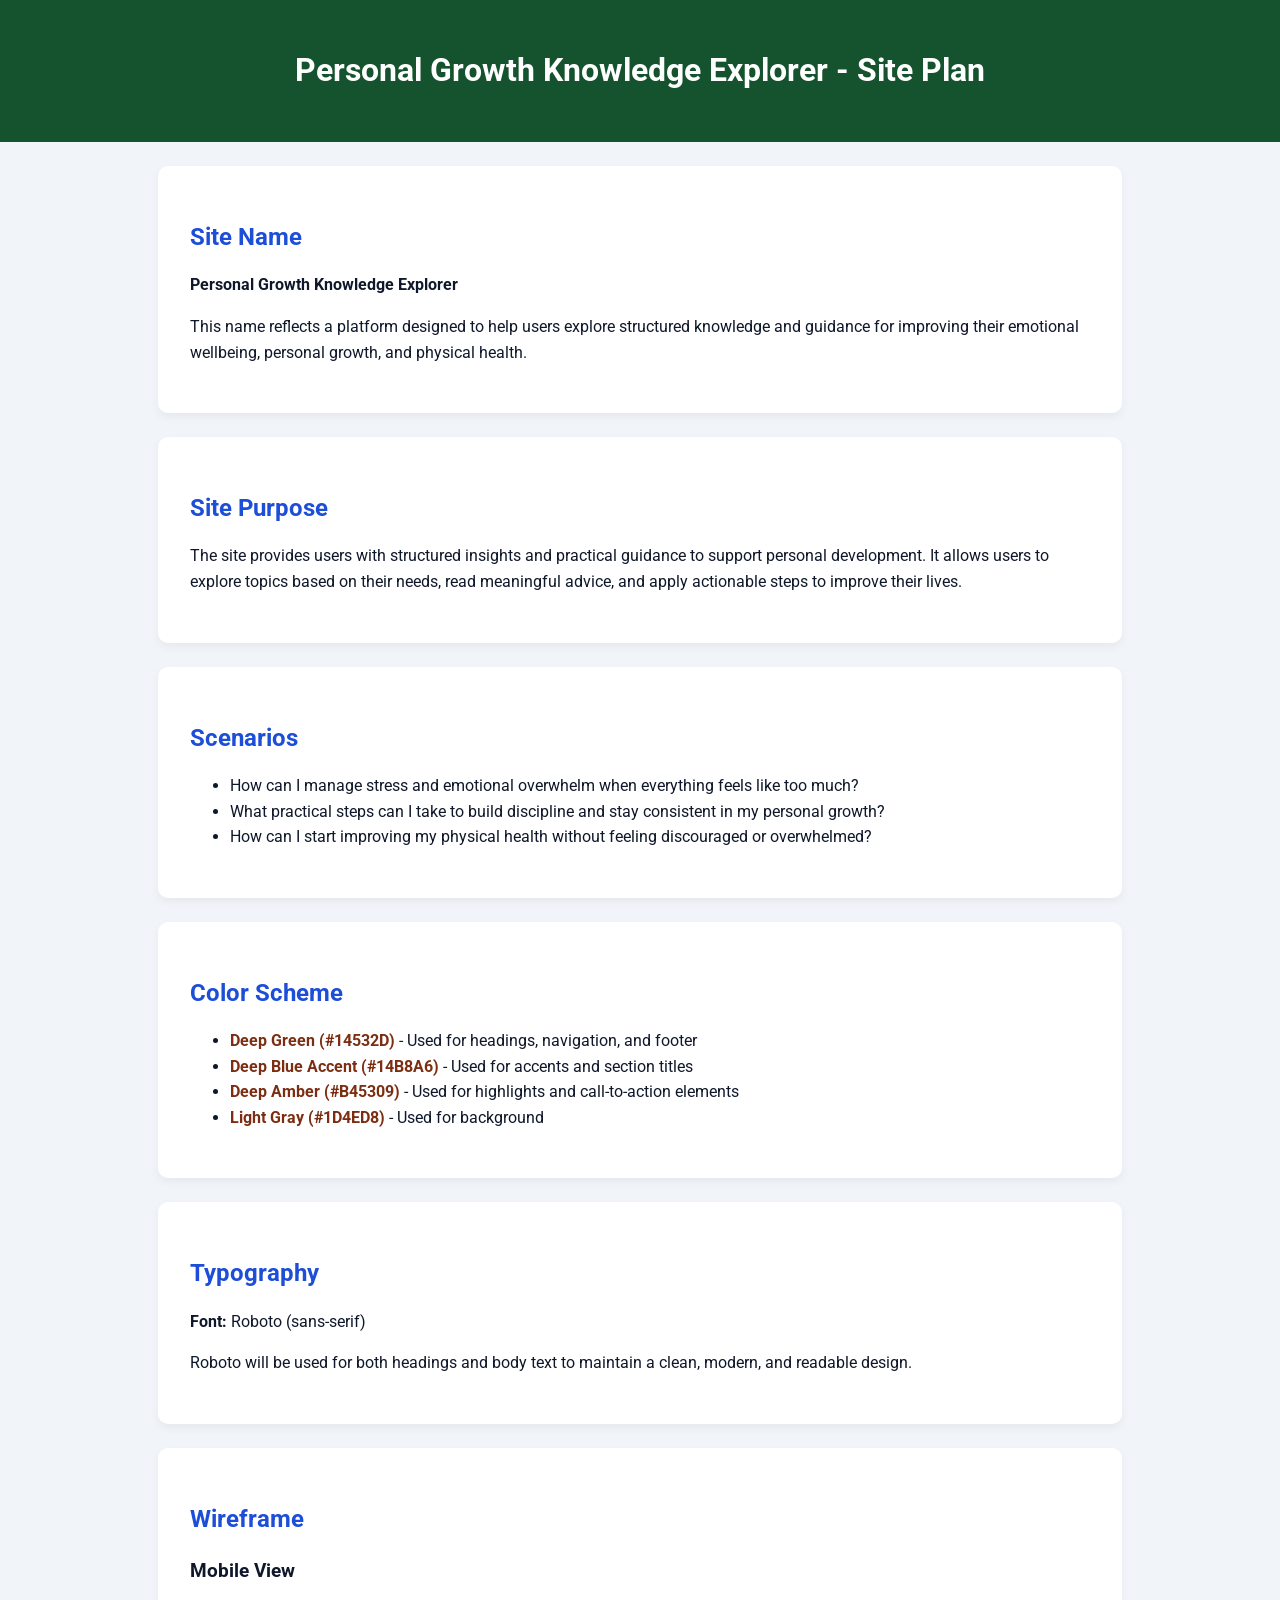
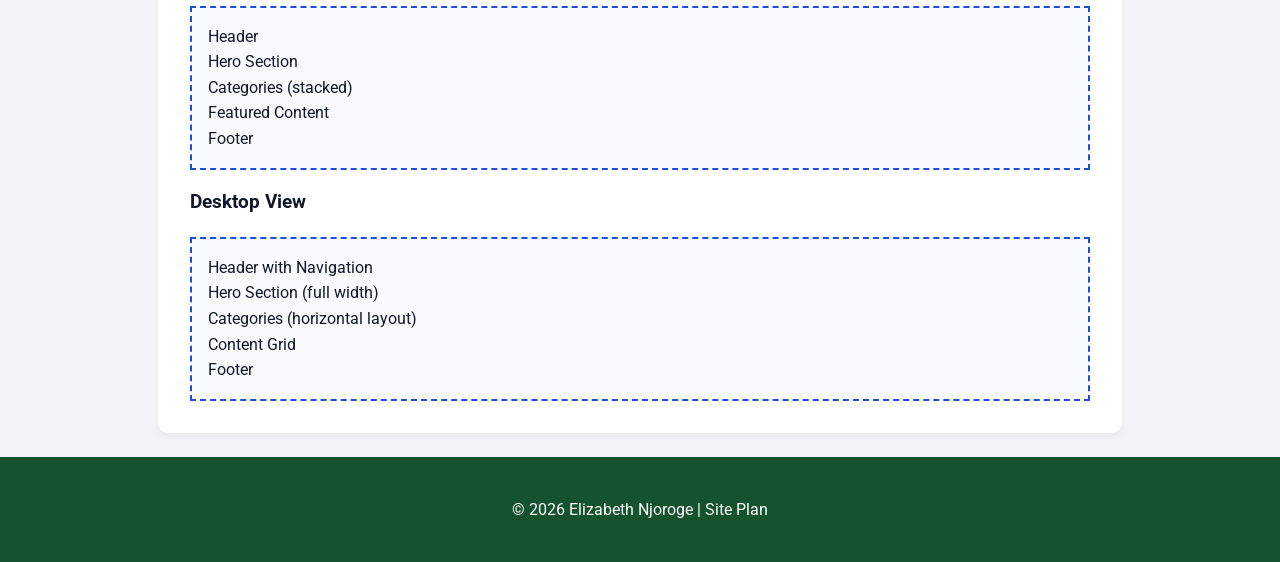
<file: finalproject/siteplan.html>
<!DOCTYPE html>
<html lang="en">
<head>
    <meta charset="UTF-8">
    <meta name="viewport" content="width=device-width, initial-scale=1.0">
    <meta name="description" content="Site plan for Personal Growth Knowledge Explorer">
    <title>Site Plan | Personal Growth Knowledge Explorer</title>
    <meta name="author" content="Elizabeth Njoroge">

    <link rel="preconnect" href="https://fonts.googleapis.com">
    <link rel="preconnect" href="https://fonts.gstatic.com" crossorigin>
    <link href="https://fonts.googleapis.com/css2?family=Roboto:ital,wght@0,100..900;1,100..900&display=swap" rel="stylesheet">

    <link rel="stylesheet" href="styles/siteplan.css">

</head>

<body>

<header>
    <h1>Personal Growth Knowledge Explorer - Site Plan</h1>
</header>

<section>
    <h2>Site Name</h2>
    <p><strong>Personal Growth Knowledge Explorer</strong></p>
    <p>This name reflects a platform designed to help users explore structured knowledge and guidance for improving their emotional wellbeing, personal growth, and physical health.</p>
</section>

<section>
    <h2>Site Purpose</h2>
    <p>The site provides users with structured insights and practical guidance to support personal development. It allows users to explore topics based on their needs, read meaningful advice, and apply actionable steps to improve their lives.</p>
</section>

<section>
    <h2>Scenarios</h2>
    <ul>
        <li>How can I manage stress and emotional overwhelm when everything feels like too much?</li>
        <li>What practical steps can I take to build discipline and stay consistent in my personal growth?</li>
        <li>How can I start improving my physical health without feeling discouraged or overwhelmed?</li>
    </ul>
</section>

<section>
    <h2>Color Scheme</h2>
    <ul>
        <li><span class="accent">Deep Green (#14532D)</span> - Used for headings, navigation, and footer</li>
        <li><span class="accent">Deep Blue Accent (#14B8A6)</span> - Used for accents and section titles</li>
        <li><span class="accent">Deep Amber (#B45309)</span> - Used for highlights and call-to-action elements</li>
        <li><span class="accent">Light Gray (#1D4ED8)</span> - Used for background</li>
    </ul>
</section>

<section>
    <h2>Typography</h2>
    <p><strong>Font:</strong> Roboto (sans-serif)</p>
    <p>Roboto will be used for both headings and body text to maintain a clean, modern, and readable design.</p>
</section>

<section>
    <h2>Wireframe</h2>

    <h3>Mobile View</h3>
    <div class="wireframe">
        Header<br>
        Hero Section<br>
        Categories (stacked)<br>
        Featured Content<br>
        Footer
    </div>

    <h3>Desktop View</h3>
    <div class="wireframe">
        Header with Navigation<br>
        Hero Section (full width)<br>
        Categories (horizontal layout)<br>
        Content Grid<br>
        Footer
    </div>

</section>

<footer>
    <p>&copy; 2026 Elizabeth Njoroge | Site Plan</p>
</footer>

</body>
</html>
</file>
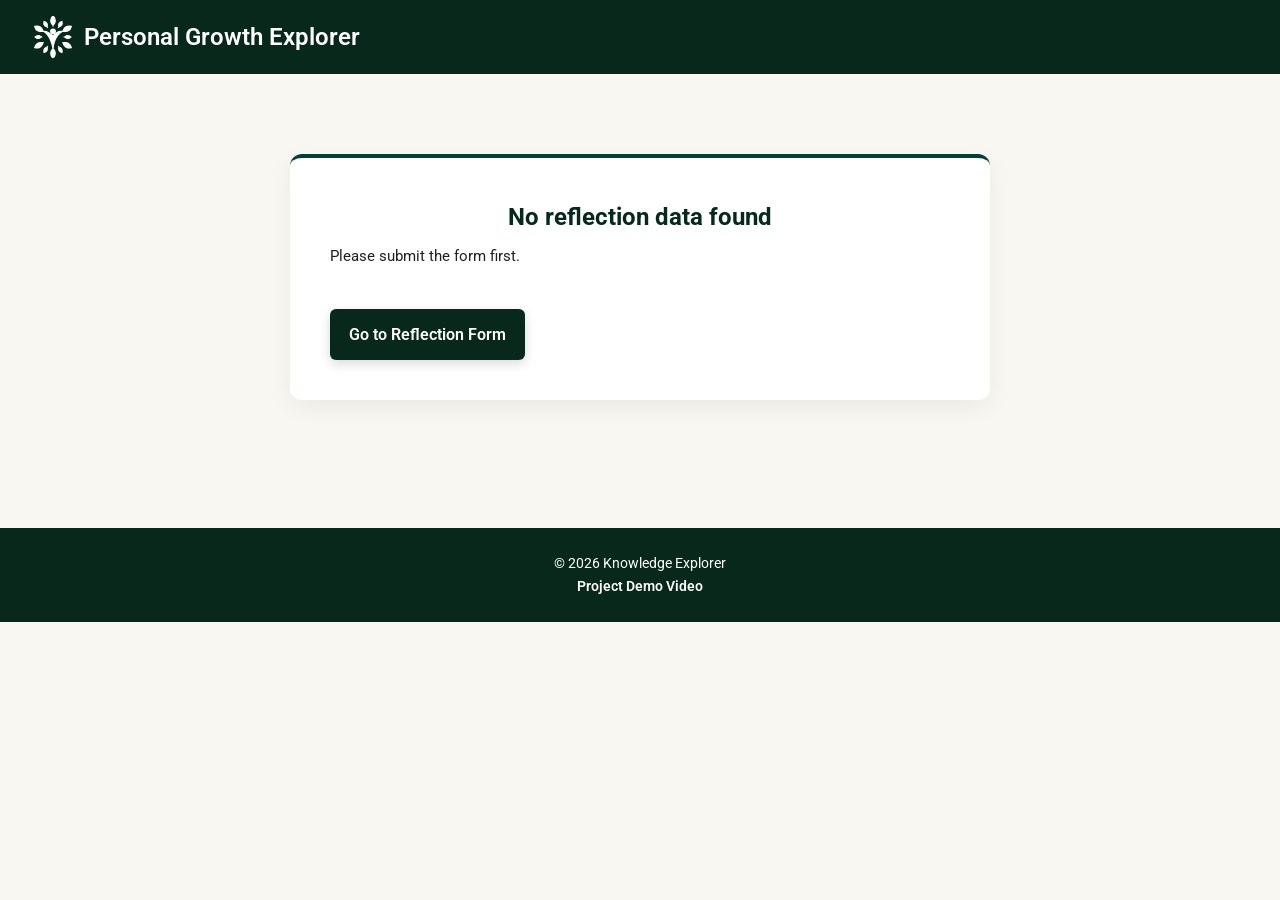
<file: finalproject/thankyou.html>
<!DOCTYPE html>
<html lang="en">
<head>
    <meta charset="UTF-8">
    <meta name="viewport" content="width=device-width, initial-scale=1.0">
    <title>Thank You | Personal Growth Explorer</title>

    <meta name="description" content="Thank you for your reflection submission.">
    <meta name="author" content="Elizabeth Njoroge">

    <!-- Open Graph -->
    <meta property="og:title" content="Thank You">
    <meta property="og:description" content="Your reflection has been received.">
    <meta property="og:url" content="https://lizzezzie.github.io/wdd231/finalproject/thankyou.html">
    <meta property="og:image" content="https://lizzezzie.github.io/wdd231/finalproject/images/hero.webp">
    <meta property="og:type" content="website">

    <link rel="icon" href="images/favicon.ico">

    <!-- Google Fonts -->
    <link rel="preconnect" href="https://fonts.googleapis.com">
    <link rel="preconnect" href="https://fonts.gstatic.com" crossorigin>
    <link href="https://fonts.googleapis.com/css2?family=Roboto:wght@300;400;500;700&display=swap" rel="stylesheet">

    <link rel="stylesheet" href="styles/main.css">

    <script src="scripts/thankyou.js" defer></script>
</head>

<body>

<header>
    <a href="index.html" class="brand" aria-label="Home">
        <img src="images/logo.svg" alt="Personal Growth Explorer Logo" class="logo">
        <span class="brand-name">Personal Growth Explorer</span>
    </a>
</header>

<main>
    <section class="thankyou-section">
        <h2>Thank You</h2>
        <p class="intro">What you wrote matters. Take a moment to read it slowly.</p>
    
        <p><strong>Name:</strong> <span id="name"></span></p>
        <p><strong>Focus Area:</strong> <span id="focus"></span></p>

        <h3>Your Current Challenge</h3>
        <p id="reflection"></p>
    
        <h3>Your Next Step</h3>
        <p id="goal"></p>

        <p class="closing">Remember, growth is a journey. Every step forward counts.</p>
        <a href="explore.html" class="btn">Continue Exploring</a>
    </section>
</main>

<footer>
    <p>&copy; 2026 Knowledge Explorer</p>

        <p>
            <a href="https://www.loom.com/share/3577f4dc0bac4abaa053f4ee24741bf9" target="_blank">
                Project Demo Video
            </a>
        </p>

</footer>

</body>
</html>
</file>
<file: chamber/styles/base.css>
/* RESET */
* {
    margin: 0;
    padding: 0;
    box-sizing: border-box;
}

/* ROOT VARIABLES */
:root {
    --primary-color: #1b4d3e;
    --secondary-color: #f4f4f4;
    --accent-color: #ff7b00;
    --text-color: #333;
}

/* BODY */
body {
    font-family: roboto, sans-serif;
    color: var(--text-color);
    line-height: 1.6;
}

/* IMAGES */
img {
    width: 100%;
    display: block;
}

/* Header and Navigation*/
header {
    background: var(--primary-color);
    color: white;
    padding: 1rem;
}

.logo {
    display: flex;
    align-items: center;
    gap: 10px;
}

.logo img {
    width: 50px;
}

nav {
    margin-top: 1rem;
}

.navigation {
    list-style: none;
    display: none;
    flex-direction: column;
}
.navigation a.active {
    background: var(--accent-color);
    color: rgb(0, 0, 0);
    border-radius: 5px;
}

.navigation li a {
    color: white;
    text-decoration: none;
    padding: 0.5rem;
    display: block;
    transition: background 0.3s, color 0.3s;
}

.navigation li a:hover {
    background: white;
    color: var(--primary-color);
    border-radius: 5px;
}


#menu-btn {
    background: none;
    border: none;
    color: white;
    font-size: 1.5rem;
    cursor: pointer;
    padding: 0.5rem;
    border-radius: 5px;
}

#menu-btn:hover {
    background: rgba(255,255,255,0.2);
}

.navigation.open {
    display: flex;
}

/*Hero Section*/
.hero {
    position: relative;
}

.hero img {
    height: 300px;
    object-fit: cover;
}

.hero-text {
    position: absolute;
    top: 50%;
    left: 50%;
    transform: translate(-50%, -50%);
    
    background: rgba(0, 0, 0, 0.6);
    color: white;
    padding: 1rem;
    text-align: center;
}

.cta-btn {
    display: inline-block;
    margin-top: 10px;
    padding: 0.7rem 1.2rem;
    background: var(--accent-color);
    color: rgb(0, 0, 0);
    text-decoration: none;
    border-radius: 5px;
    transition: background 0.3s, transform 0.2s;
}

.cta-btn:hover {
    background: #e66a00;
    transform: scale(1.05);
}

main {
    padding: 1rem;
}

section {
    margin-bottom: 2rem;
}

h2 {
    margin-bottom: 0.5rem;
}

/* Weather   */
.weather p {
    margin: 0.3rem 0;
    font-size: 1rem;
}

.forecast ul {
    list-style: none;
    padding: 0;
}

.forecast li {
    background: #f4f4f4;
    margin: 0.3rem 0;
    padding: 0.5rem;
    border-radius: 5px;
}

/* Sportlite cards */
.spotlight-container {
    display: grid;
    gap: 1rem;
}

.spotlight-card {
    border: 1px solid #ddd;
    padding: 1rem;
    background: white;
    text-align: center;
}

.spotlight-card img {
    width: 80px;
    margin: 0 auto;
}

/* Footer */
footer {
    background: var(--primary-color);
    color: white;
    text-align: center;
    padding: 1rem;
}
</file>
<file: chamber/styles/base-larger.css>
/* Responsiveness */
@media (min-width: 768px) {

    /* NAVIGATION */
    .navigation {
        display: flex;
        flex-direction: row;
        justify-content: space-around;
    }

    #menu-btn {
        display: none;
    }

    /* MAIN GRID */
    main {
        display: grid;
        grid-template-columns: 2fr 1fr;
        gap: 1rem;
    }

    .hero {
        grid-column: span 2;
    }

    .spotlight-container {
        grid-template-columns: repeat(3, 1fr);
    }
}
</file>
<file: finalproject/styles/main.css>
/* RESET */
* {
    margin: 0;               /* Remove default margin */
    padding: 0;              /* Remove default padding */
    box-sizing: border-box;  /* Make width and height include padding and border */
}

/* ROOT COLORS */
:root {
    --primary: #07281a;     /* Deep Green */
    --secondary: #c0f98f;   /* Bright Lime Green */
    --accent: #043e37;      /* Teal */
    --highlight: #a44a37;   /* Burnt Orange */
    --background: #f9f7f2;  /* Light Gray */
    --text: #202020;        /* Dark Gray */
}

/* BASE */
body {
    font-family: 'Roboto', sans-serif; /* Modern, clean font */
    line-height: 1.6;
    background-color: var(--background);
    color: var(--text);
    margin: 0;
}

/* LAYOUT */
main {
    padding: 1rem; /* Add padding around main content */
}

/* HEADER */
header {
    background: var(--primary); 
    color: white;
    padding: 1rem 2rem;
    display: flex;
    align-items: center;
    justify-content: space-between;
    flex-wrap: wrap;
    position: relative;
    z-index: 10;
}


/* BRANDING */
.brand {
    display: flex;
    align-items: center;
    gap: 0.6rem;
    text-decoration: none;
    color: white;
}

/* LOGO */
.logo {
    height: 42px;
    width: auto;
}

/* TEXT */
.brand-name {
    font-size: 1.5rem;
    font-weight: 600;
}

/* NAVIGATION */
nav {
    position: relative;
}

/* MENU BUTTON (for smaller screens) */
#menu-btn {
    background: none;
    border: none;
    color: white;
    font-size: 1.6rem;
    cursor: pointer;
}
#menu-btn:hover {
    color: var(--secondary);
    transform: scale(1.2);
}

/* NAV LIST (hidden by default) */
.navigation {
    list-style: none;
    margin: 0;
    padding: 1.5rem;

    position: absolute;
    right: 0;
    top: 60px;

    background: var(--accent);
    border-radius: 8px;

    display: none;
}

/* SHOW MENU */
.navigation.open {
    display: block;

}

/* NAV LINKS */
nav a {
    color: white;
    text-decoration: none;
    margin: 0 10px;
    font-weight: 500;
    padding: 2px 8px;
}
.navigation .active {
    font-weight: 600;
    background-color: var(--secondary);
    color: var(--primary);
}

nav a:hover {
    color: var(--secondary);
}


/* HERO SECTION */
.hero {
    position: relative;
    text-align: center;
    overflow: hidden;
    width: 100%;
    min-height: 90vh;
    
}

/* IMAGE */
.hero img {
    position: absolute;
    inset: 0;
    width: 100%;
    height: 100%;
    object-fit: cover;
    display: block;
}

/* OVERLAY */
.hero::after {
    content: "";
    position: absolute;
    inset: 0;
    background: rgba(0, 0, 0, 0.1);
}

/* CONTENT ON TOP */
.hero-content {
    position: absolute;
    inset: 0;

    display: flex;
    flex-direction: column;
    justify-content: center;
    align-items: center;

    padding: 2rem;
    z-index: 2;
}
/* TEXT */
.hero h2 {
    font-size: 2rem;
    margin-bottom: 1rem;
}

.hero p {
    max-width: 600px;
    margin-bottom: 4rem;
}
/* CALL-TO-ACTION BUTTON */
.hero .cta {
    background: white;
    color: var(--primary);
    font-weight: 600;
    text-decoration: none;

    padding: 0.7rem 1.4rem;
    border-radius: 6px;

    transition: 0.2s ease;
}

.hero .cta:hover {
    background: var(--secondary);
    transform: translateY(-3px);
}
.visually-hidden {
    position: absolute;
    left: -9999px;
}

/* FOOTER */
footer {
    text-align: center;
    padding: 1.5rem;
    margin-top: 3rem;
    font-size: 0.9rem;
    color: white;
    background: var(--primary);
}
footer a {
    color: white;
    text-decoration: none;
    margin: 5px 10px;
    font-weight: 600;
}
footer a:hover {
    color: var(--secondary);
    text-decoration: underline;
}

/*============== PAGE-SPECIFIC STYLES ==========*/

/*========== REFLECT PAGE ========= */
.form-section {
    max-width: 600px;
    margin: 3rem auto;
    padding: 2rem;
    background: white;
    border-radius: 12px;
    box-shadow: 0 6px 18px rgba(0, 0, 0, 0.05);
}

.form-section h2 {
    color: var(--primary);
    margin-bottom: 0.5rem;
}

.form-section p {
    margin-bottom: 1.5rem;
    color: #555;
}

/* FORM ELEMENTS */
form label {
    display: block;
    margin-bottom: 1.2rem;
    font-weight: 500;
}

form input,
form select,
form textarea {
    width: 100%;
    padding: 0.7rem;
    margin-top: 0.3rem;
    border-radius: 8px;
    border: 1px solid #ccc;
    font-size: 1rem;
}

/* FOCUS STATES */
form input:focus,
form select:focus,
form textarea:focus {
    outline: none;
    border-color: var(--accent);
    box-shadow: 0 0 0 2px rgba(20, 184, 166, 0.2);
}

/* SUBMIT BUTTON */
button {
    background: var(--primary);
    color: #FFFFFF;
    font-weight: 600;
    padding: 0.8rem 1.5rem;
    border: none;
    border-radius: 8px;
    font-size: 1rem;
    cursor: pointer;
    transition: 0.3s ease;
}

button:hover {
    background: var(--accent);
    opacity: 0.9;
    
}

/*========== THANK YOU PAGE =========*/

.thankyou-section {
    max-width: 700px;
    margin: 4rem auto;
    padding: 2.5rem;

    background: white;
    border-radius: 12px;

    border-top: 4px solid var(--accent);
    box-shadow: 0 8px 24px rgba(0,0,0,0.06);
}

/* TITLE */
.thankyou-section h2 {
    text-align: center;
    color: var(--primary);
    margin-bottom: 0.5rem;
}

/* INTRO */
.intro {
    text-align: center;
    color: var(--text);
    margin-bottom: 2rem;
}

/* DATA FIELDS */
.thankyou-section p {
    margin-bottom: 0.5rem;
    font-size: 0.95rem;
}
.thankyou-section p strong {
    color: var(--primary);
    font-weight: 500;
}
/* USER INFO */
.thankyou-section h3 {
    margin-top: 1.8rem;
    margin-bottom: 0.6rem;
    color: var(--primary);
}


/* CONTENT BLOCKS */
#reflection,
#goal {
    padding: 1.2rem;
    background: #f9fafb;
    border-left: 4px solid var(--primary);
    border-radius: 6px;
    line-height: 1.7;
    font-style: italic;
    margin-bottom: 1rem;
}

/* BUTTON LINK */
.btn {
    display: inline-block;
    text-align: center;
    margin-top: 2rem;
    padding: 0.8rem 1.2rem;
    background: var(--primary);
    color: #FFFFFF;
    border-radius: 6px;
    text-decoration: none;
    font-weight: 600;
    box-shadow: 0 4px 12px rgba(0, 0, 0, 0.15);
    transition: 0.2s ease;
}

.btn:hover {
    background-color: var(--accent);
    transform: translateY(-2px);
    box-shadow: 0 8px 18px rgba(0, 0, 0, 0.2);
}

/*========== EXPLORE PAGE =========*/


/* FILTER BUTTONS */
.filter-buttons {
    display: flex;
    justify-content: center;
    gap: 0.8rem;
    margin: 2rem 0;
    flex-wrap: wrap;
}

.filter-buttons button {
    padding: 0.5rem 1rem;
    border: 1px solid var(--primary);
    background: transparent;
    color: var(--primary);
    border-radius: 20px;
    cursor: pointer;
    transition: 0.2s ease;
}

.filter-buttons button:hover {
    background: var(--primary);
    color: white;
}

/* ACTIVE FILTER */
.filter-buttons button.active {
    background: var(--primary);
    color: white;
}

/* CARD GRID */
#card-container {
    display: grid;
    grid-template-columns: 1fr;
    gap: 1.2rem;
    padding: 1rem;
}



/* ========= CARD ========= */
.card {
    background: white;
    padding: 1.2rem;
    border-radius: 10px;
    border: 1px solid #eee;
    transition: 0.2s ease;
    display: flex;
    flex-direction: column;
    justify-content: space-between;
}

.card h3 {
    margin-bottom: 0.5rem;
    color: var(--primary);
}

.card p {
    color: #555;
    margin-bottom: 1rem;
    font-size: 0.95rem;
}

/* CARD INTERACTION */
.card:hover {
    transform: translateY(-4px);
    box-shadow: 0 6px 16px rgba(0, 0, 0, 0.08);
}

/* CARD BUTTON */
.card button {
    align-self: flex-start;
    background: var(--primary);
    color: white;
    border: none;
    padding: 0.5rem 1rem;
    border-radius: 6px;
    cursor: pointer;
    transition: 0.2s ease;
}

.card button:hover {
    background: var(--accent);
    opacity: 0.9;
}

/* ========= MODAL ========= */
#modal {
    position: fixed;
    inset: 0;
    background: rgba(0, 0, 0, 0.6);
    display: none;
    align-items: center;
    justify-content: center;
    padding: 1rem;
    z-index: 1000;
}

/* SHOW MODAL */
#modal[aria-hidden="false"] {
    display: flex;
}

/* MODAL CONTENT */
.modal-content {
    background: white;
    padding: 2rem;
    border-radius: 12px;
    max-width: 550px;
    width: 100%;
    max-height: 90vh;
    overflow-y: auto;
}

/* MODAL TEXT */
.modal-content h3 {
    color: var(--primary);
    margin-bottom: 0.5rem;
}

#modal-insight {
    font-style: italic;
    color: black;
    margin-bottom: 1rem;
}

.modal-content p {
    margin-bottom: 1rem;
    line-height: 1.6;
    color: #000;
}

/* ACTION STEPS LIST */
.modal-content ul {
    padding-left: 1.2rem;
    margin-bottom: 1rem;
}

.modal-content li {
    margin-bottom: 0.5rem;
}

/* HIGHLIGHTED TEXT */
.modal-content strong {
    color: var(--primary);
}

/* CLOSE BUTTON */
#close-modal {
    margin-top: 1.5rem;
    background: var(--primary);
    color: white;
    border: none;
    padding: 0.6rem 1.2rem;
    border-radius: 6px;
    cursor: pointer;
}

#close-modal:hover {
    background-color: var(--highlight);
}

/*============ HOME PAGE  =============*/


/* CATEGORIES */
.categories {
    padding: 2rem 1rem;
    text-align: center;
}

/* CATEGORY HEADINGS */
.categories h2 {
    margin-bottom: 1.5rem;
    color: var(--primary);
}

/* CATEGORY GRID */
.category-grid {
    display: grid;
    grid-template-columns: 1fr;
    gap: 1rem;
}

.category-card {
    background: white;
    padding: 1.5rem;
    border-radius: 10px;
    border: 1px solid #eee;
    transition: 0.2s ease;

}

.category-card h3 {
    color: var(--primary);
    margin-bottom: 0.5rem;
}

.category-card p {
    color: #555;
    font-size: 0.95rem;
}

.category-card:hover {
    transform: translateY(-4px);
    box-shadow: 0 6px 16px rgba(0, 0, 0, 0.08);
    cursor: pointer;
}

/* ========= FILTER BUTTONS ========= */
.category-card a {
    display: inline-block;
    margin-top: 1rem;

    border: 1px solid var(--primary);
    color: var(--primary);
    text-decoration: none;

    padding: 0.4rem 0.9rem;
    border-radius: 20px;

    font-size: 0.85rem;
    font-weight: 500;

    transition: all 0.2s ease;
}

.category-card a:hover {
    background: var(--primary);
    color: white;
}
</file>
<file: finalproject/styles/main-medium.css>
@media (min-width: 768px) {
    header {
        flex-wrap: nowrap; /* Prevent wrapping on medium screens */
    }
    
    /* BRAND */
    .brand {
        gap: 0.8rem;
    }

    .logo {
        height: 48px;
    }

    .brand-name {
        font-size: 1.6rem;
    }


    #menu-btn {
        display: none;
    }

    .navigation {
        display: flex;
        position: static;
        background: none;
        padding: 0;
        gap: 1.5rem;
    }

    .navigation li {
        margin: 0;
    }
    
     .navigation a:hover {
        text-decoration: underline;
    }
    /* HERO SECTION */
    
    .hero h2 {
        font-size: 2.5rem;
    }
    .hero p {
        font-size: 1.1rem;
    }
    .hero .cta {
        padding: 0.8rem 1.6rem;
        font-size: 1.1rem;
    }
    
        /* CATEGORY GRID */
    /* CATEGORY CARDS */
    .category-card {
        padding: 2rem;
    }
   
    .category-card h3 {
        font-size: 1.5rem;
    }
    .category-card p {
        font-size: 1.1rem;
    }
    .category-card a {
        padding: 0.8rem 1.6rem;
        font-size: 1rem;
    }

    /* DISCOVER GRID */
    .category-grid {
        grid-template-columns: repeat(auto-fit, minmax(260px, 1fr));
    }


/* EXPLORE PAGE */
/* CARD GRID */
    #card-container {
        grid-template-columns: repeat(2, 1fr);
        gap: 1.5rem;
        padding: 2rem;
    }
    /* fILTER BUTTONS */
    .filter-buttons {
        gap: 1rem;
        margin: 2rem 0;
    }

    /* CARD */
    .card {
        padding: 1.5rem;
    }

    .card h3 {
        font-size: 1.1rem;
    }

    .card p {
        font-size: 1rem;
    }
    /* THANK YOU PAGE */
    .thankyou-section {
        padding: 3rem;
    }

}
</file>
<file: finalproject/styles/main-larger.css>
/* ========= LARGE SCREENS (1024px+) ========= */
@media (min-width: 1024px) {
     /* BRAND */
    .logo {
        height: 52px;
    }

    .brand-name {
        font-size: 1.8rem;
        letter-spacing: 0.3px;
    }

  
    /* ===== HERO ===== */


    .hero h2 {
        font-size: 2.6rem;
    }

    .hero p {
        font-size: 1.1rem;
    }

    /* ===== CATEGORY GRID ===== */
    .category-grid {
        grid-template-columns: repeat(3, 1fr);
        gap: 2rem;
    }

    /* ===== CATEGORY CARDS ===== */
    .category-card {
        padding: 2rem;
    }

    /* ===== NAV SPACING ===== */
    .navigation {
        gap: 2rem;
    }
    .navigation a {
        padding: 0.7rem 1.4rem;
        font-size: 1.1rem;
    }
    .navigation,
    .navigation.open {
        display: flex;
        position: static;
        background: none;
    }


   /* EXPLORE PAGE */
   /* CARD GRID */

    #card-container {
        grid-template-columns: repeat(auto-fit, minmax(300px, 1fr)) ;
    }
    /* fILTER BUTTONS */
    .filter-buttons {
        gap: 1.2rem;
        margin: 3rem 0;
    }
    /* CARD */
    .card {
        padding: 1.8rem;
    }

    .card h3 {
        font-size: 1.2rem;
    }
    .card p {
        font-size: 1.1rem;
    }
    /* THANK YOU PAGE */
    .thankyou-section {
        max-width: 800px;
        padding: 3.5rem;
    }

}
</file>
<file: chamber/styles/discover.css>
/* RESET */
* {
    margin: 0;
    padding: 0;
    box-sizing: border-box;
}

/* ROOT VARIABLES */
:root {
    --primary-color: #1b4d3e;
    --secondary-color: #f4f4f4;
    --accent-color: #ff7b00;
    --text-color: #333;
}

/* BODY */
body {
    font-family: roboto, sans-serif;
    color: var(--text-color);
    line-height: 1.6;
}

/* IMAGES */
img {
    width: 100%;
    display: block;
}

/* Header and Navigation*/
header {
    background: var(--primary-color);
    color: white;
    padding: 1rem;
}

.logo {
    display: flex;
    align-items: center;
    gap: 10px;
}

.logo img {
    width: 50px;
}

nav {
    margin-top: 1rem;
}

.navigation {
    list-style: none;
    display: none;
    flex-direction: column;
}
.navigation a.active {
    background: var(--accent-color);
    color: rgb(0, 0, 0);
    border-radius: 5px;
}

.navigation li a {
    color: white;
    text-decoration: none;
    padding: 0.5rem;
    display: block;
    transition: background 0.3s, color 0.3s;
}

.navigation li a:hover {
    background: white;
    color: var(--primary-color);
    border-radius: 5px;
}


#menu-btn {
    background: none;
    border: none;
    color: white;
    font-size: 1.5rem;
    cursor: pointer;
    padding: 0.5rem;
    border-radius: 5px;
}

#menu-btn:hover {
    background: rgba(255,255,255,0.2);
}

.navigation.open {
    display: flex;
}

/* ===== DISCOVER BASE (MOBILE FIRST) ===== */

.discover-container {
    padding: 1rem;
}

/* Visitor message */
#visit-message {
    background-color: #f4f4f4;
    padding: 1rem;
    margin-bottom: 1rem;
    text-align: center;
    border-radius: 8px;
}

/* Grid layout (stacked) */
.discover-grid {
    display: grid;
    grid-template-areas:
        "card1"
        "card2"
        "card3"
        "card4"
        "card5"
        "card6"
        "card7"
        "card8";
    gap: 1rem;
}

/* Card styling */
.card {
    background: white;
    border-radius: 10px;
    overflow: hidden;
    box-shadow: 0 2px 8px rgba(0,0,0,0.1);
}

/* Assign grid areas */
.card:nth-child(1) { grid-area: card1; }
.card:nth-child(2) { grid-area: card2; }
.card:nth-child(3) { grid-area: card3; }
.card:nth-child(4) { grid-area: card4; }
.card:nth-child(5) { grid-area: card5; }
.card:nth-child(6) { grid-area: card6; }
.card:nth-child(7) { grid-area: card7; }
.card:nth-child(8) { grid-area: card8; }

/* Image */
.card img {
    width: 100%;
    height: 200px;
    object-fit: cover;
}

/* Content spacing */
.card h2,
.card address,
.card p,
.card button {
    padding: 0 1rem;
}

/* Title */
.card h2 {
    margin: 0.5rem 0;
}

/* Address */
.card address {
    font-style: italic;
    font-size: 0.9rem;
    color: #555;
}

/* Paragraph spacing */
.card p {
    margin: 0.5rem 0;
}

/* Button */
.card button {
    margin: 1rem;
    padding: 0.5rem;
    border: none;
    background-color: #024411;
    color: white;
    border-radius: 5px;
    cursor: pointer;
}



footer {
    background-color: var(--primary-color);
    color: white;
    text-align: center;
    padding: 1rem;
}
</file>
<file: chamber/styles/discover-medium.css>
@media (min-width: 641px) {

    .discover-grid {
        grid-template-columns: 1fr 1fr;
        grid-template-areas:
            "card1 card2"
            "card3 card4"
            "card5 card6"
            "card7 card8";
    }

    /* Hover effect */
    .card img:hover {
        transform: scale(1.05);
        transition: transform 0.3s ease;
        filter: brightness(1.1);
    }

    .card button:hover {
        background-color: #036b1f;
    }
}
</file>
<file: chamber/styles/discover-large.css>
@media screen and (min-width: 1025px) {

    /* NAVIGATION */
    .navigation {
        display: flex;
        flex-direction: row;
        justify-content: space-around;
    }

    #menu-btn {
        display: none;
    }
   

     .discover-grid {
        grid-template-columns: repeat(4, 1fr);
        grid-template-areas:
            "card1 card2 card3 card4"
            "card5 card6 card7 card8";
    }
}
</file>
<file: chamber/styles/join.css>
/* RESET */
* {
    margin: 0;
    padding: 0;
    box-sizing: border-box;
}

/* ROOT VARIABLES */
:root {
    --primary-color: #1b4d3e;
    --secondary-color: #f4f4f4;
    --accent-color: #ff7b00;
    --text-color: #333;
}

/* BODY */
body {
    font-family: roboto, sans-serif;
    color: var(--text-color);
    line-height: 1.6;
}

/* IMAGES */
img {
    width: 100%;
    display: block;
}

/* Header and Navigation*/
header {
    background: var(--primary-color);
    color: white;
    padding: 1rem;
}

.logo {
    display: flex;
    align-items: center;
    gap: 10px;
}

.logo img {
    width: 50px;
}

nav {
    margin-top: 1rem;
}

.navigation {
    list-style: none;
    display: none;
    flex-direction: column;
}
.navigation a.active {
    background: var(--accent-color);
    color: rgb(0, 0, 0);
    border-radius: 5px;
}

.navigation li a {
    color: white;
    text-decoration: none;
    padding: 0.5rem;
    display: block;
    transition: background 0.3s, color 0.3s;
}

.navigation li a:hover {
    background: white;
    color: var(--primary-color);
    border-radius: 5px;
}


#menu-btn {
    background: none;
    border: none;
    color: white;
    font-size: 1.5rem;
    cursor: pointer;
    padding: 0.5rem;
    border-radius: 5px;
}

#menu-btn:hover {
    background: rgba(255,255,255,0.2);
}

.navigation.open {
    display: flex;
}



/* ===============================
   JOIN PAGE
   =============================== */

.join-page-container {
    display: flex;
    flex-direction: column;
    gap: 2rem;
    padding: 1rem;
}

/* FORM */
.join-page-container form {
    display: grid; 
    flex-direction: column; 
    gap: 1.2rem;
}


/* FIELDSET */
.join-page-container fieldset {
   border: 1px solid #ccc; 
   padding: 1rem; 
   border-radius: 8px; 
   background-color: #fefbfb;
}

.join-page-container legend {
    font-weight: bold;
    font-size: larger;
    margin-bottom: 0.5rem;
}
.join-page-container label {
    display: block;
    font-weight: 500;
    margin-bottom: 0.3rem;
}

/* TEXT INPUT LABELS (vertical) */
.join-page-container form > label {
    display: flex;
    flex-direction: column;
    align-items: flex-start;
    font-weight: 500;
    gap: 0.3rem;
}

/* INPUTS */
.join-page-container input,
.join-page-container textarea {
    display: block;
    width: 100%;
    max-width: 500px;
    padding: 0.5rem;
    margin-bottom: 1rem;

    border: 1px solid #ccc;
    border-radius: 5px;
}

.join-page-container textarea {
    min-height: 100px;
}

/*  Membership section  */
.join-page-container .membership {
    max-width: 500px;
    margin-bottom: 1rem;
}

/* each option */
.join-page-container .membership label {
    display: flex;
}

/* radio buttons */
.join-page-container .membership input[type="radio"] {
    max-width: 0.5rem;
}

/* RADIO GROUP */
.join-page-container fieldset label {
    display: block;
    align-items: center;
    gap: 0.5rem;
    cursor: pointer
}
.join-page-container fieldset input[type="radio"] {
    margin: 0;
}

/* SUBMIT BUTTON */
.join-page-container input[type="submit"] {
    background-color: #055a97;
    color: #fff;
    border: none;
    padding: 0.7rem;
    border-radius: 6px;
    cursor: pointer;
    font-weight: bold;
    letter-spacing: 0.5px;
}

.join-page-container input[type="submit"]:hover {
    background-color: #005fa3;
}

/* ===============================
   MEMBERSHIP CARDS
   =============================== */

.join-page-container .membership-cards {
    margin-top: 2rem;
    padding-top: 1rem;
    border-top: 1px solid #ddd;
    display: flex;
    flex-direction: column;
    gap: 1rem;
}

.join-page-container .card {
    padding: 1rem;
    border: 1px solid #ccc;
    border-radius: 10px;
    cursor: pointer;
    background-color: #ffffff;
    border-left: 5px solid #0077cc;
    font-weight: 500;

    opacity: 0;
    transform: translateY(20px);

    transition: transform 0.3s ease, box-shadow 0.3s ease;
}

.join-page-container .card a {
    display: inline-block;
    margin-top: 0.75rem;
    padding: 0.4rem 0.8rem;

    background-color: #b7daf4;
    color: #000000;
    text-decoration: none;

    border-radius: 10px;
    font-size: 0.85rem;
    font-weight: 500;

    transition: background-color 0.3s ease, transform 0.2s ease;
}
.join-page-container .card a:hover {
    background-color: #3ea3ec;
    transform: translateY(-2px);
}
.join-page-container .card[data-modal="gold-modal"] a {
    background-color: gold;
    color: black;
}

/* Highlight Gold */
.join-page-container .card[data-modal="gold-modal"] {
    border-left: 5px solid gold;
    background-color: #fffbea;
}

/* Hover */
.join-page-container .card:hover {
    transform: scale(1.02);
    box-shadow: 0 4px 10px rgba(0,0,0,0.1);
}

/* Selected */
.join-page-container .card.selected {
    border: 2px solid #0077cc;
    background-color: #eef6ff;
}

/* Animation */
.join-page-container .card.show {
    opacity: 1;
    transform: translateY(0);
    transition: all 0.6s ease;
}

/* ===============================
   MODALS
   =============================== */

.join-page-container dialog {
    border: none;
    border-radius: 10px;
    padding: 1.5rem;
    max-width: 400px;
}

.join-page-container dialog::backdrop {
    background: rgba(0, 0, 0, 0.6);
}

.join-page-container .close-modal {
    margin-top: 1rem;
    padding: 0.5rem 1rem;
    cursor: pointer;
}
/* Footer */

footer {
    background-color: var(--primary-color);
    color: white;
    text-align: center;
    padding: 1rem;
}
</file>
<file: chamber/styles/join-larger.css>
@media screen and (min-width: 768px) {

    /* NAVIGATION */
    .navigation {
        display: flex;
        flex-direction: row;
        justify-content: space-around;
    }

    #menu-btn {
        display: none;
    }

    .join-page-container {
        display: grid;
        grid-template-columns: 1fr 1fr;
        gap: 2rem;
        align-items: start;
    }

    .join-page-container form {
        margin-top: 2rem;
    }

    .join-page-container .membership-cards {
        flex: 1;
        margin-top: 3rem;
        border-top: none;
        padding-top: 0;
    }
    

}
</file>
<file: chamber/styles/thankyou.css>
/* RESET */
* {
    margin: 0;
    padding: 0;
    box-sizing: border-box;
}

/* ROOT VARIABLES */
:root {
    --primary-color: #1b4d3e;
    --secondary-color: #f4f4f4;
    --accent-color: #ff7b00;
    --text-color: #333;
}

/* BODY */
body {
    font-family: roboto, sans-serif;
    color: var(--text-color);
    line-height: 1.6;
}
header {
    background: var(--primary-color);
    color: white;
    padding: 1rem;
}

.logo {
    display: flex;
    align-items: center;
    gap: 10px;
}

.logo img {
    width: 50px;
}

/*====  MAIN  === */

.thankyou-main {
    display: flex;
    justify-content: center;
    padding: 2rem 1rem;
}

.thankyou-container {
    max-width: 600px;
    width: 100%;
    background: #ffffff;
    padding: 2rem;
    border-radius: 10px;

    box-shadow: 0 4px 15px rgba(0,0,0,0.1);
    text-align: center;
}

.thankyou-container h2 {
    margin-bottom: 0.5rem;
}

.thankyou-container p {
    margin-bottom: 1rem;
}

/* DETAILS */
.submitted-info {
    text-align: left;
    margin-top: 1.5rem;
}

.submitted-info h3 {
    margin-bottom: 0.5rem;
}

.submitted-info p {
    margin-bottom: 0.5rem;
}

/* BUTTON */
.back-home {
    display: inline-block;
    margin-top: 1.5rem;
    padding: 0.6rem 1.2rem;

    background-color: #0077cc;
    color: white;
    text-decoration: none;

    border-radius: 6px;
    font-weight: 500;

    transition: background-color 0.3s ease;
}

.back-home:hover {
    background-color: #005fa3;
}

/*  Footer  */
footer {
    background-color: var(--primary-color);
    color: white;
    text-align: center;
    padding: 1rem;
}
</file>
<file: finalproject/styles/siteplan.css>
body {
    font-family: 'Roboto', sans-serif;
    margin: 0;
    background-color: #F1F5F9;
    color: #0F172A;
    line-height: 1.6;
}

/* HEADER */
header {
    background-color: #14532D;
    color: white;
    padding: 1.5rem;
    text-align: center;
}

/* SECTIONS */
section {
    padding: 2rem;
    margin: 1.5rem auto;
    background: #FFFFFF;
    border-radius: 10px;
    max-width: 900px;
    box-shadow: 0 4px 10px rgba(0,0,0,0.05);
}

/* HEADINGS */
h2 {
    color: #1D4ED8;
    margin-bottom: 0.5rem;
}

/* TEXT SPACING */
p {
    margin-bottom: 1rem;
}

/* ACCENT */
.accent {
    color: #7C2D12;
    font-weight: bold;
}

/* WIREFRAME BOX */
.wireframe {
    border: 2px dashed #1D4ED8;
    padding: 1rem;
    margin-top: 1rem;
    background-color: #F8FAFC;
}

/* FOOTER */
footer {
    text-align: center;
    padding: 1.5rem;
    background-color: #14532D;
    color: white;
}
</file>
